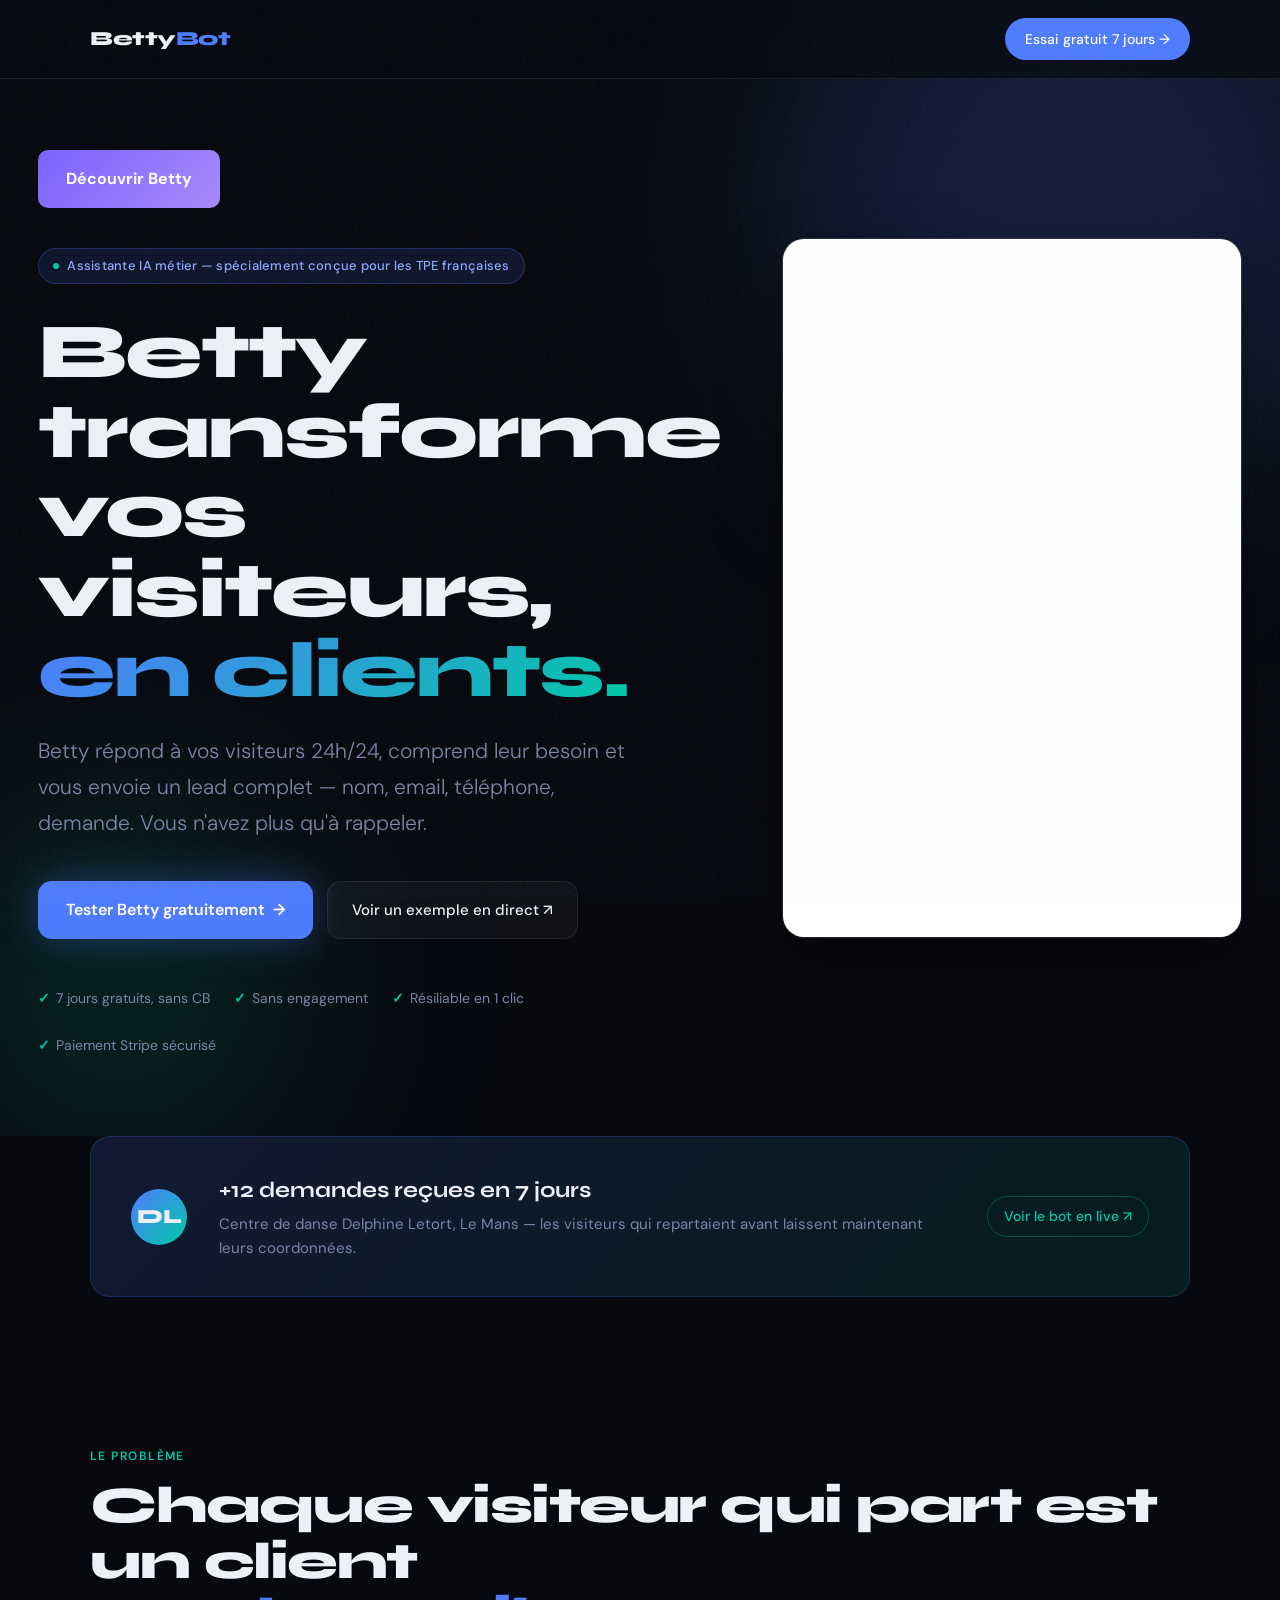
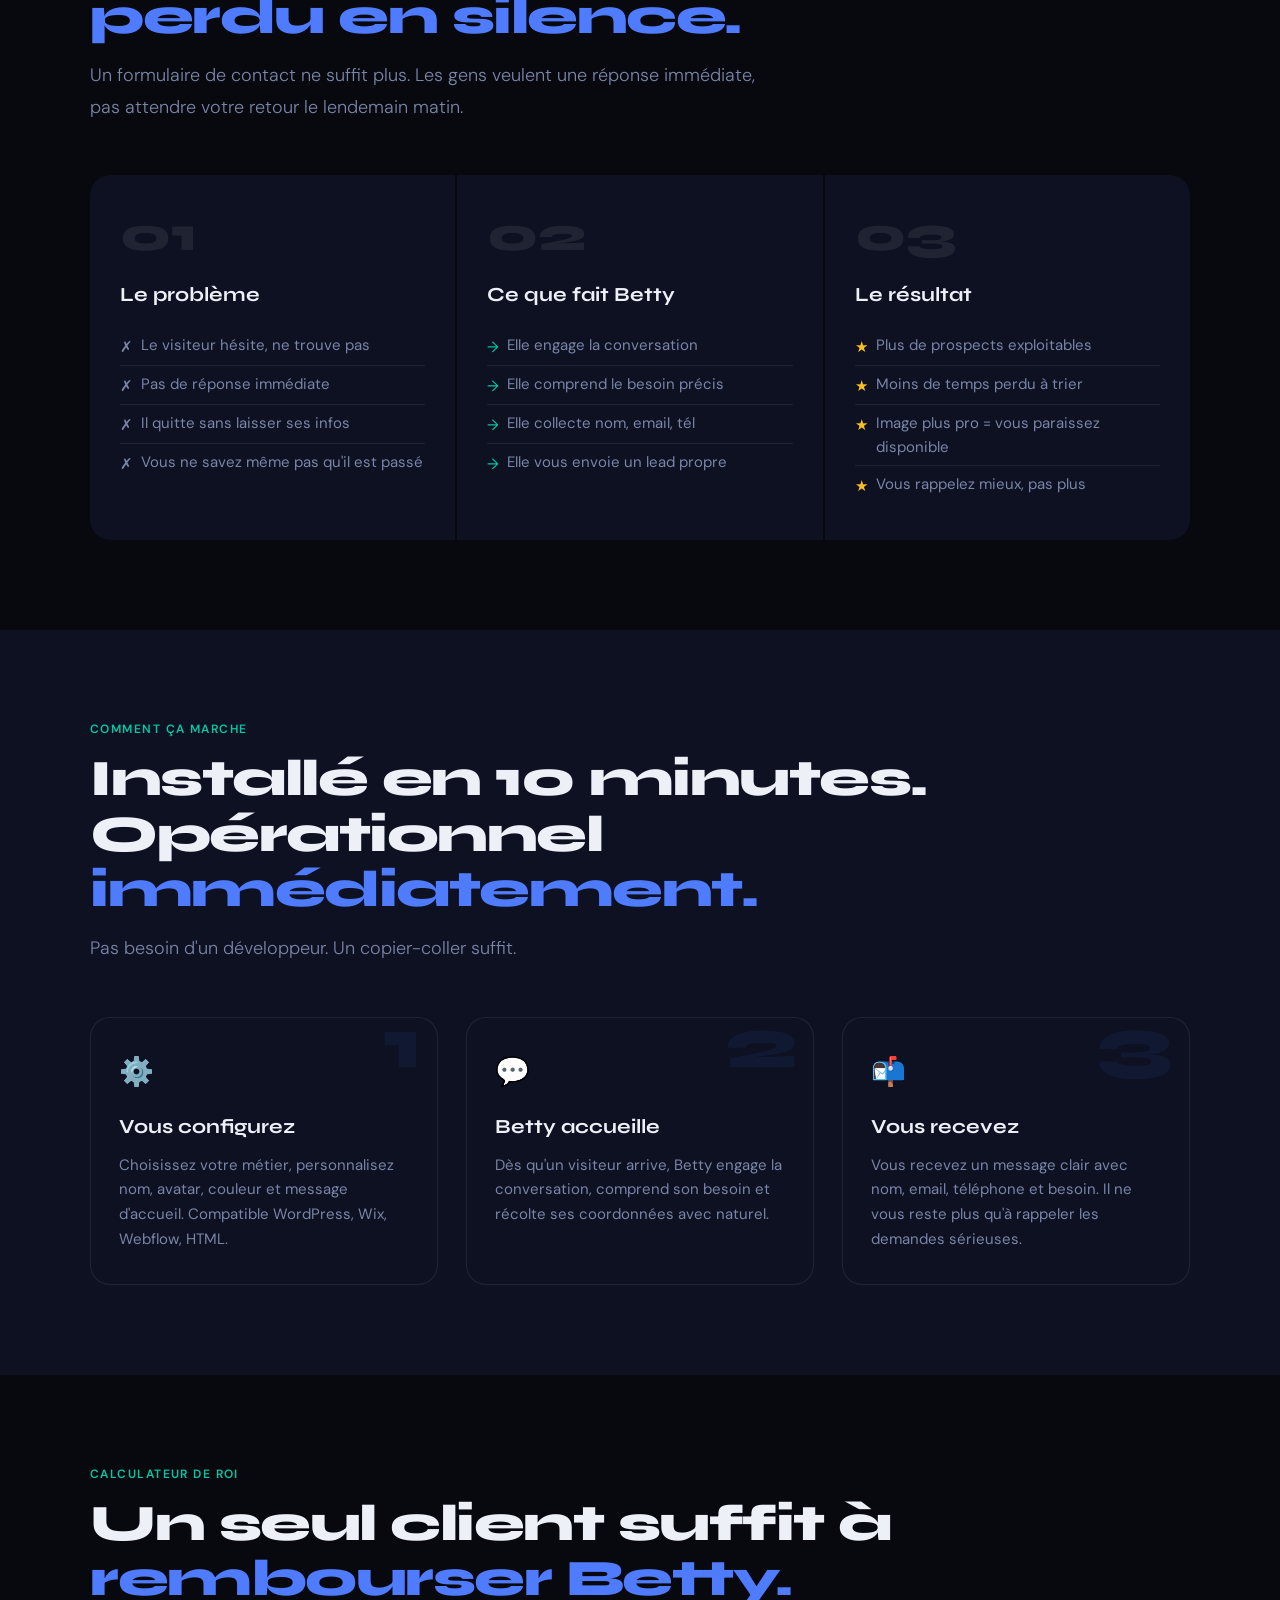
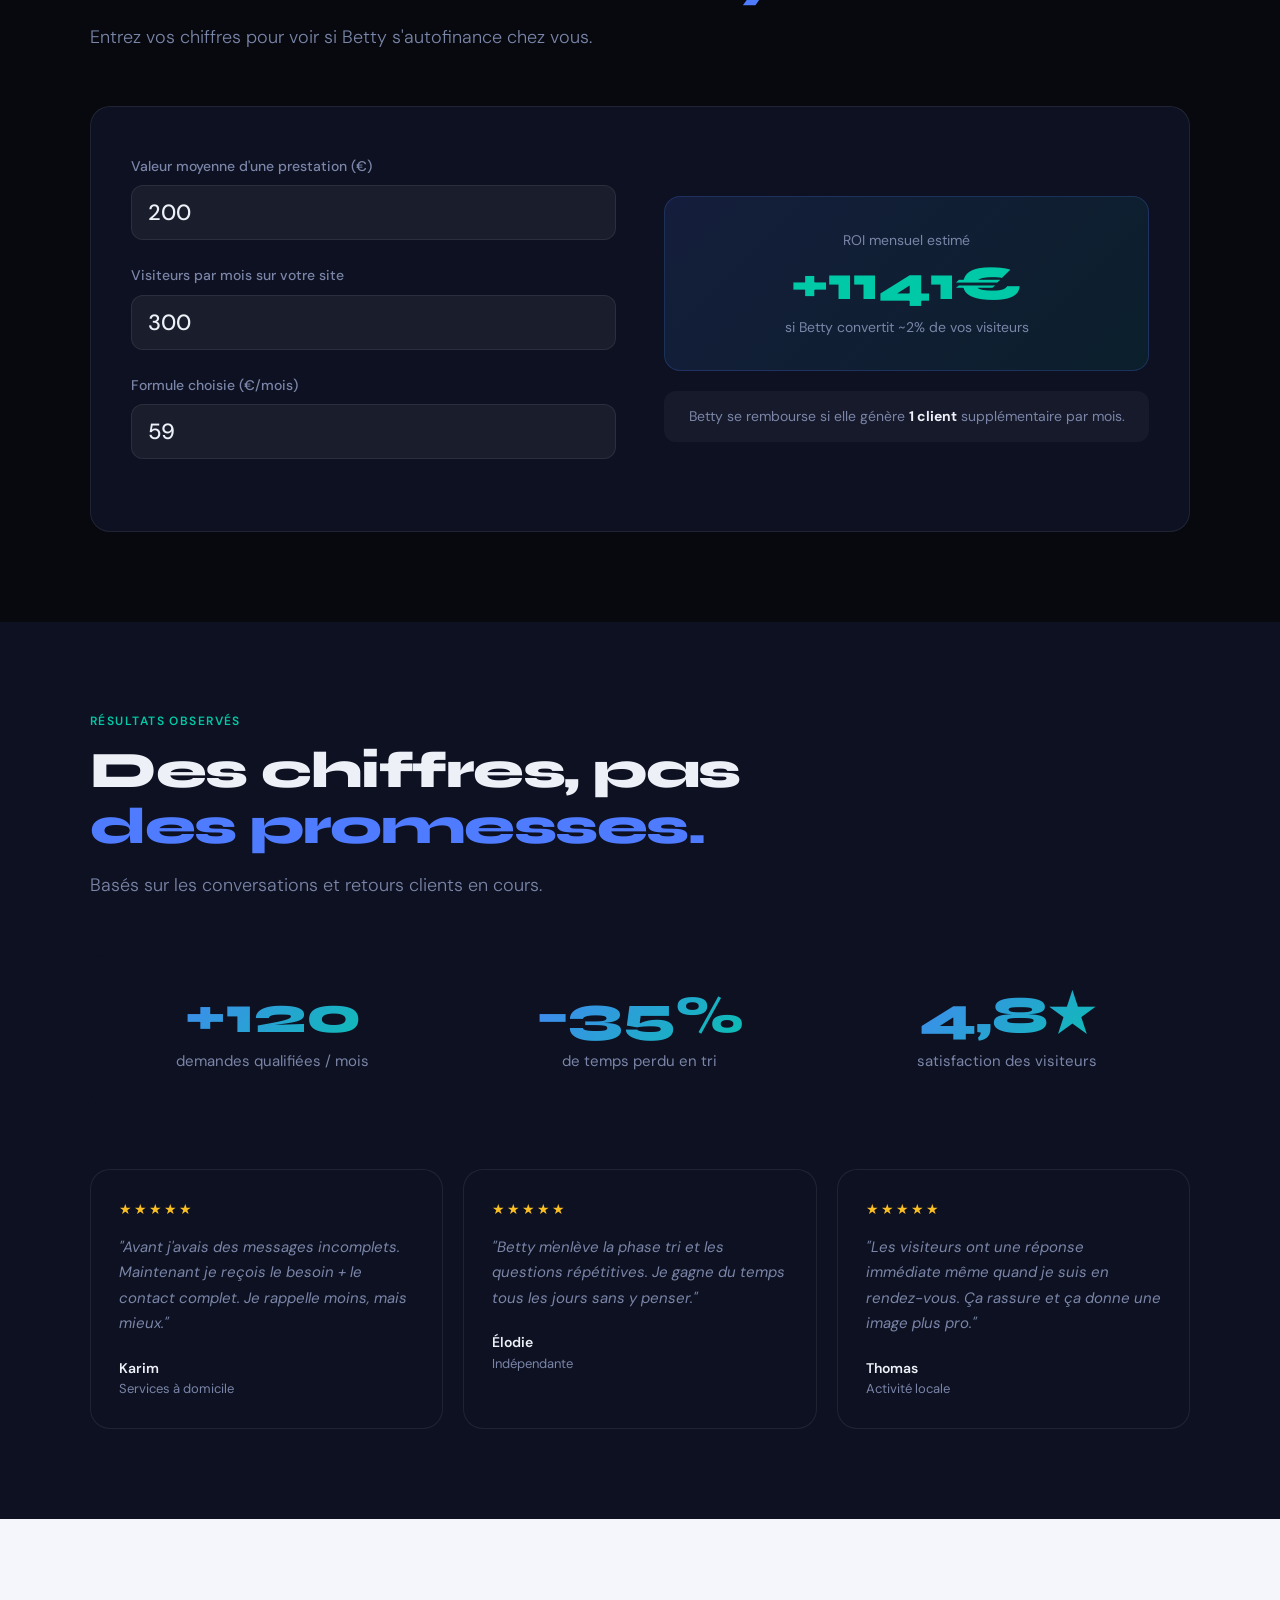
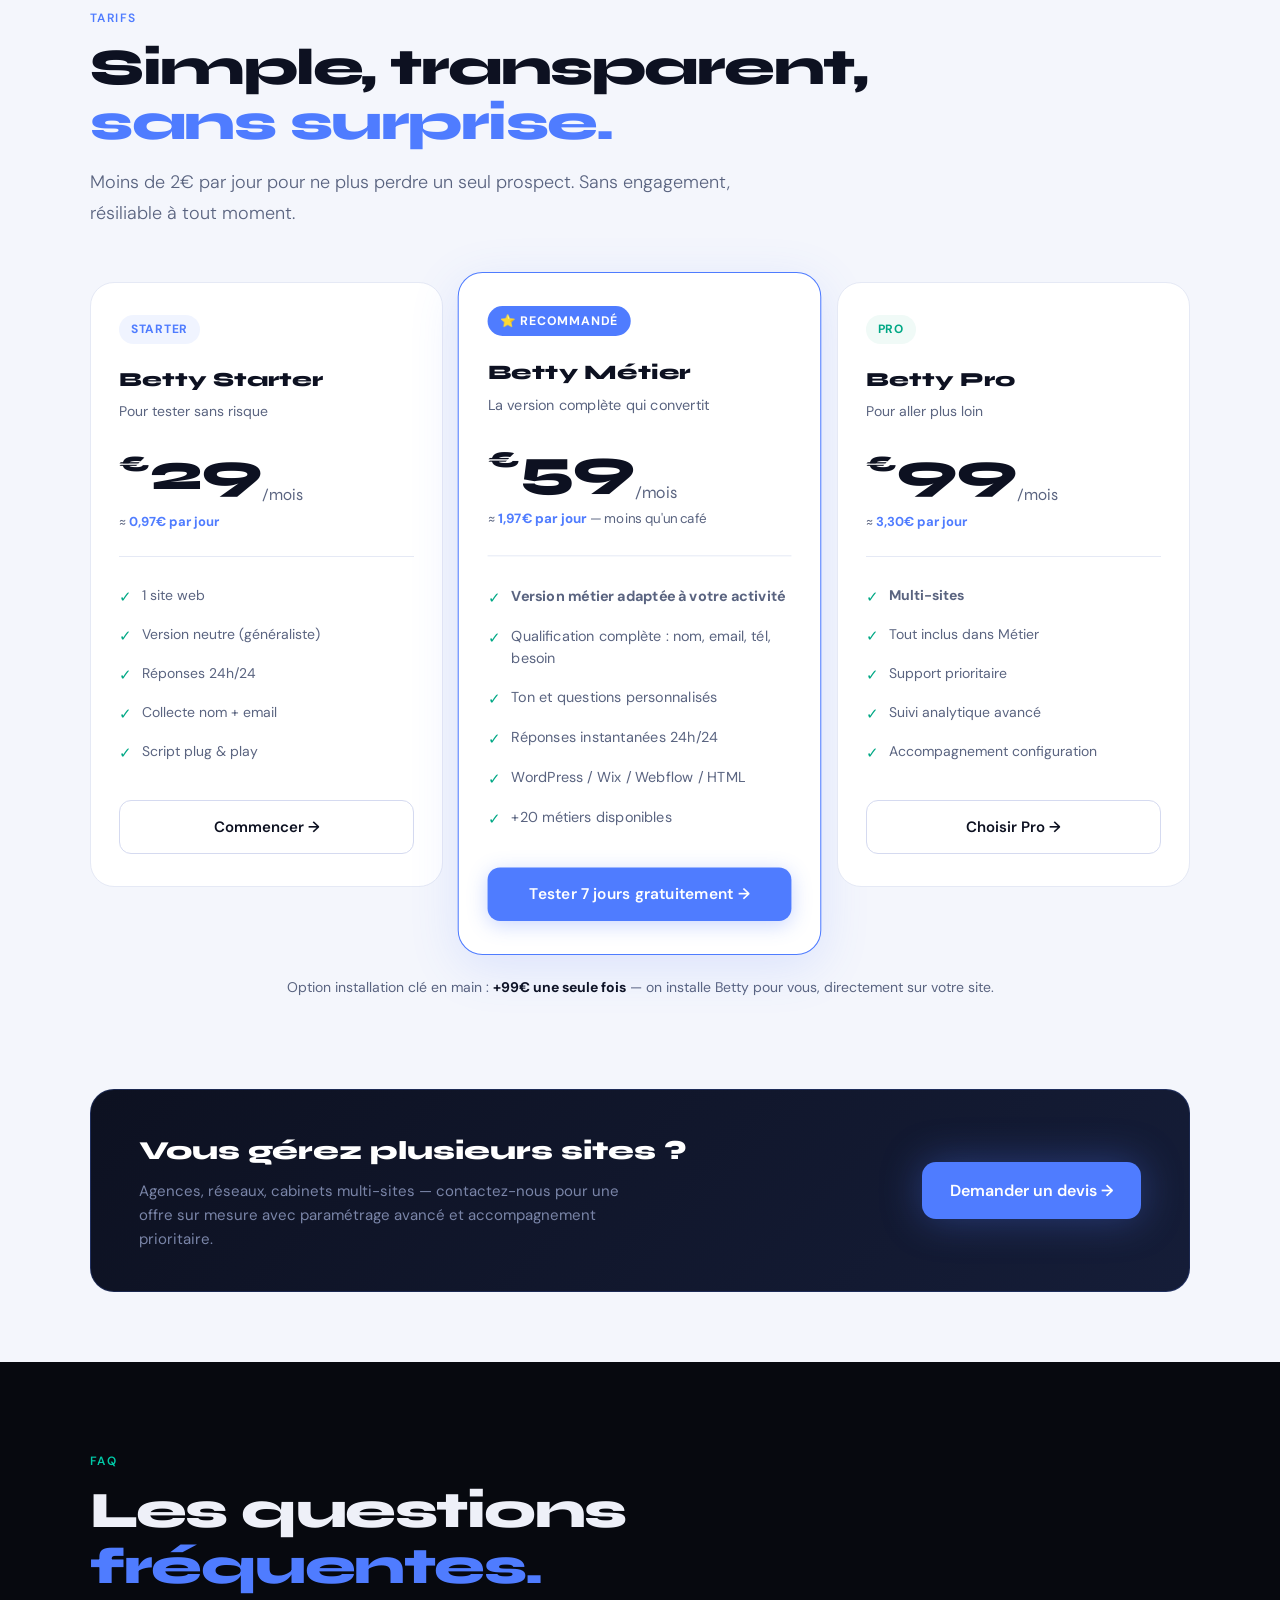
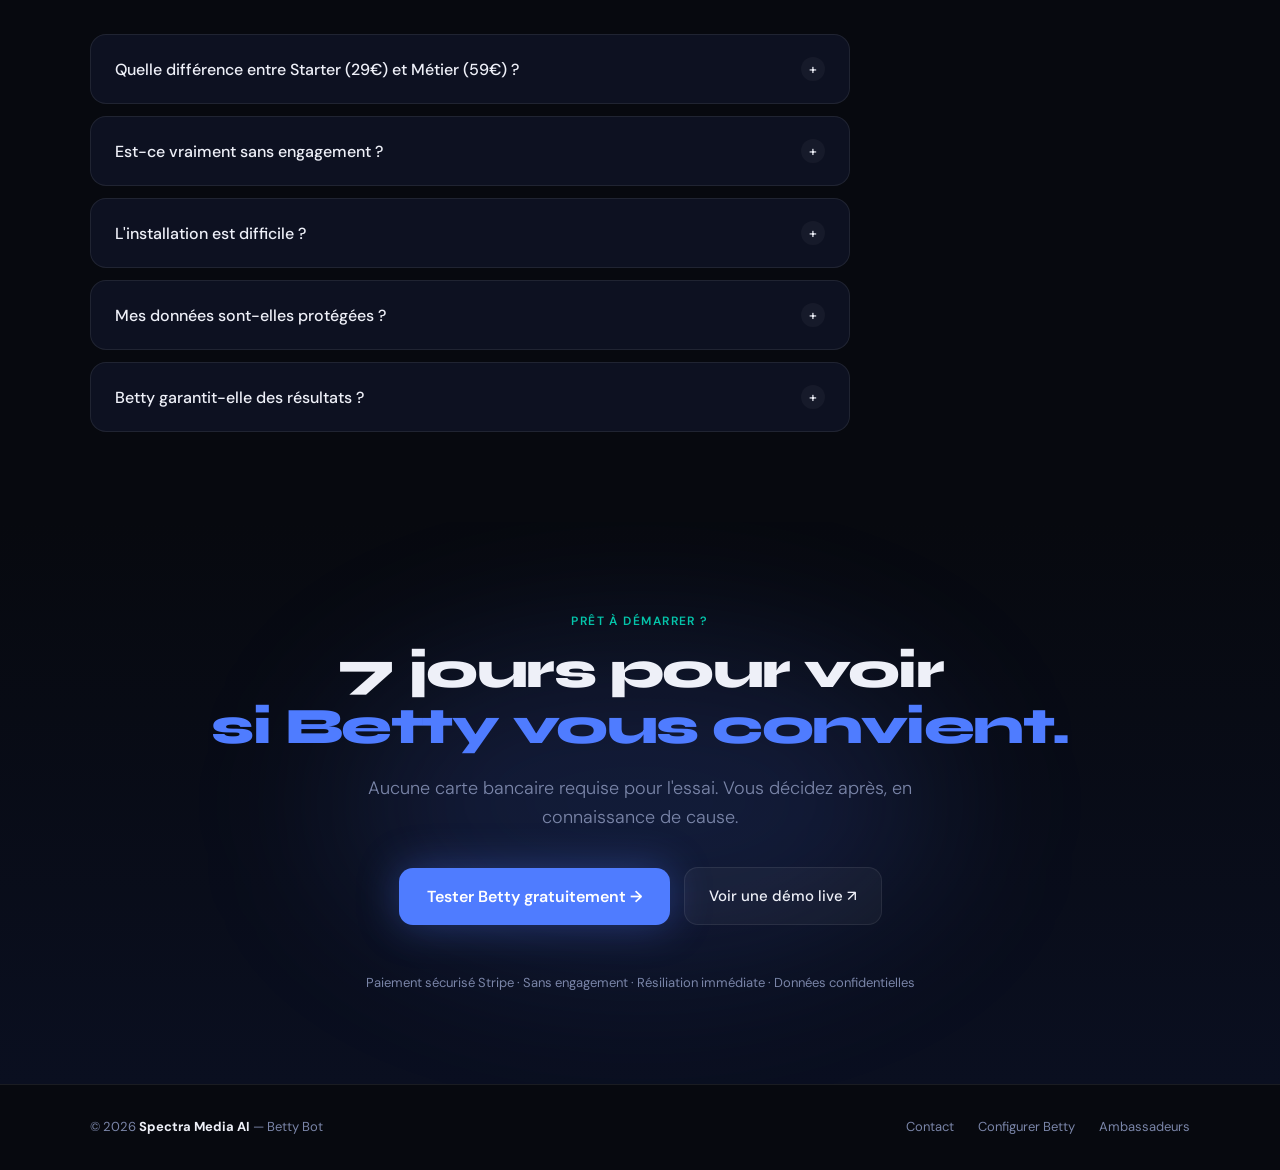
<file: templates/index.html>
<!doctype html>
<html lang="fr">
<head>
  <meta charset="utf-8">
  <title>Chatbot pour site web – Convertissez vos visiteurs en clients | BettyBot</title>
  <meta name="description" content="Installez un chatbot sur votre site web et transformez vos visiteurs en clients. Essayez Betty gratuitement.">
  <link rel="canonical" href="https://mybetty.online/chatbot-site-web">
  <meta name="google-site-verification" content="7IynQLzF373Fu0uWDFPP8IqbM2Z4XBrr5IAAyBIdmRI" />
  <meta name="viewport" content="width=device-width, initial-scale=1">
  <title>Betty Bot — Transformez vos visiteurs en clients | Spectra Media AI</title>
  <meta name="description" content="Betty répond à vos visiteurs 24h/24, qualifie leurs demandes et vous envoie des prospects prêts à convertir. Essai gratuit 7 jours.">
  <link rel="preconnect" href="https://fonts.googleapis.com">
  <link rel="preconnect" href="https://fonts.gstatic.com" crossorigin>
  <link href="https://fonts.googleapis.com/css2?family=Syne:wght@400;600;700;800&family=DM+Sans:ital,wght@0,300;0,400;0,500;1,300&display=swap" rel="stylesheet">
  
  <style>
    :root {
      --bg: #07090f;
      --bg2: #0d1121;
      --surface: rgba(255,255,255,0.04);
      --border: rgba(255,255,255,0.08);
      --accent: #4f7cff;
      --accent2: #00c9a7;
      --text: #eef0f8;
      --muted: #7a85a8;
      --light-bg: #f4f6fc;
      --light-text: #0d1121;
      --light-muted: #5a6480;
      --radius: 20px;
    }
       .hero-content {
         max-width: 600px;
        }
    *, *::before, *::after { box-sizing: border-box; margin: 0; padding: 0; }

    html { scroll-behavior: smooth; }

    body {
      font-family: 'DM Sans', sans-serif;
      background: var(--bg);
      color: var(--text);
      line-height: 1.6;
      overflow-x: hidden;
    }

    a { text-decoration: none; color: inherit; }

    /* ── NOISE OVERLAY ── */
    body::before {
      content: '';
      position: fixed;
      inset: 0;
      background-image: url("data:image/svg+xml,%3Csvg viewBox='0 0 256 256' xmlns='http://www.w3.org/2000/svg'%3E%3Cfilter id='n'%3E%3CfeTurbulence type='fractalNoise' baseFrequency='0.9' numOctaves='4' stitchTiles='stitch'/%3E%3C/filter%3E%3Crect width='100%25' height='100%25' filter='url(%23n)' opacity='1'/%3E%3C/svg%3E");
      opacity: 0.025;
      pointer-events: none;
      z-index: 1000;
    }

    /* ── NAV ── */
    nav {
      position: fixed;
      top: 0; left: 0; right: 0;
      z-index: 100;
      padding: 18px 0;
      backdrop-filter: blur(16px);
      -webkit-backdrop-filter: blur(16px);
      background: rgba(7,9,15,0.7);
      border-bottom: 1px solid var(--border);
    }
    .nav-inner {
      width: min(1100px, 92%);
      margin: auto;
      display: flex;
      align-items: center;
      justify-content: space-between;
    }
    .logo {
      font-family: 'Syne', sans-serif;
      font-weight: 800;
      font-size: 20px;
      letter-spacing: -0.5px;
    }
    .logo span { color: var(--accent); }
    .nav-cta {
      background: var(--accent);
      color: #fff;
      padding: 10px 20px;
      border-radius: 999px;
      font-weight: 500;
      font-size: 14px;
      transition: opacity 0.2s, transform 0.2s;
    }
    .nav-cta:hover { opacity: 0.88; transform: translateY(-1px); }

    /* ── LAYOUT ── */
    .container {
      width: min(1100px, 92%);
      margin: auto;
    }

    /* ── HERO ── */
    .hero {
      min-height: 100vh;
      display: flex;
      align-items: center;
      padding: 120px 0 80px;
      position: relative;
      overflow: hidden;
    }

    .hero-glow {
      position: absolute;
      border-radius: 50%;
      filter: blur(100px);
      pointer-events: none;
    }
    .glow-1 {
      width: 600px; height: 600px;
      background: rgba(79,124,255,0.18);
      top: -100px; right: -100px;
    }
    .glow-2 {
      width: 400px; height: 400px;
      background: rgba(0,201,167,0.12);
      bottom: -50px; left: -80px;
    }

    .hero-content { position: relative; z-index: 2; }

    .eyebrow {
      display: inline-flex;
      align-items: center;
      gap: 8px;
      padding: 7px 14px;
      border-radius: 999px;
      background: rgba(79,124,255,0.12);
      border: 1px solid rgba(79,124,255,0.25);
      font-size: 13px;
      font-weight: 500;
      color: #8fa8ff;
      margin-bottom: 28px;
      letter-spacing: 0.02em;
    }
    .eyebrow::before {
      content: '';
      width: 6px; height: 6px;
      border-radius: 50%;
      background: var(--accent2);
      animation: pulse 2s infinite;
    }
    @keyframes pulse {
      0%, 100% { opacity: 1; transform: scale(1); }
      50% { opacity: 0.4; transform: scale(0.8); }
    }

    h1 {
      font-family: 'Syne', sans-serif;
      font-size: clamp(40px, 6.5vw, 78px);
      font-weight: 800;
      line-height: 1.02;
      letter-spacing: -2px;
      margin-bottom: 24px;
      max-width: 860px;
    }
    h1 em {
      font-style: normal;
      background: linear-gradient(135deg, var(--accent), var(--accent2));
      -webkit-background-clip: text;
      -webkit-text-fill-color: transparent;
      background-clip: text;
    }

    .hero-sub {
      font-size: clamp(17px, 2vw, 21px);
      color: var(--muted);
      max-width: 640px;
      margin-bottom: 40px;
      font-weight: 300;
      line-height: 1.7;
    }

    .cta-row {
      display: flex;
      gap: 14px;
      flex-wrap: wrap;
      align-items: center;
      margin-bottom: 48px;
    }

    .btn-primary {
      display: inline-flex;
      align-items: center;
      gap: 8px;
      background: var(--accent);
      color: #fff;
      padding: 16px 28px;
      border-radius: 14px;
      font-weight: 600;
      font-size: 16px;
      transition: transform 0.2s, box-shadow 0.2s;
      box-shadow: 0 0 40px rgba(79,124,255,0.35);
    }
    .btn-primary:hover {
      transform: translateY(-2px);
      box-shadow: 0 0 60px rgba(79,124,255,0.5);
    }

    .btn-ghost {
      display: inline-flex;
      align-items: center;
      gap: 8px;
      background: var(--surface);
      border: 1px solid var(--border);
      color: var(--text);
      padding: 16px 24px;
      border-radius: 14px;
      font-weight: 500;
      font-size: 15px;
      transition: background 0.2s, border-color 0.2s;
    }
    .btn-ghost:hover {
      background: rgba(255,255,255,0.08);
      border-color: rgba(255,255,255,0.15);
    }

    .trust-row {
      display: flex;
      align-items: center;
      gap: 24px;
      flex-wrap: wrap;
      font-size: 14px;
      color: var(--muted);
    }
    .trust-item {
      display: flex;
      align-items: center;
      gap: 6px;
    }
    .trust-item::before {
      content: '✓';
      color: var(--accent2);
      font-weight: 700;
    }

    /* ── SECTION GENERIC ── */
    section { padding: 90px 0; }

    h2 {
      font-family: 'Syne', sans-serif;
      font-size: clamp(30px, 4vw, 52px);
      font-weight: 800;
      letter-spacing: -1.5px;
      line-height: 1.08;
      margin-bottom: 16px;
    }
    h2 em {
      font-style: normal;
      color: var(--accent);
    }

    .section-label {
      font-size: 12px;
      font-weight: 600;
      letter-spacing: 0.12em;
      text-transform: uppercase;
      color: var(--accent2);
      margin-bottom: 12px;
    }

    .lead {
      font-size: 18px;
      color: var(--muted);
      max-width: 680px;
      margin-bottom: 52px;
      font-weight: 300;
      line-height: 1.75;
    }

    /* ── PROOF BANNER ── */
    .proof-banner {
      background: linear-gradient(135deg, rgba(79,124,255,0.15), rgba(0,201,167,0.1));
      border: 1px solid rgba(79,124,255,0.2);
      border-radius: var(--radius);
      padding: 36px 40px;
      display: flex;
      align-items: center;
      gap: 32px;
      flex-wrap: wrap;
    }
    .proof-avatar {
      width: 56px; height: 56px;
      border-radius: 50%;
      background: linear-gradient(135deg, var(--accent), var(--accent2));
      display: flex;
      align-items: center;
      justify-content: center;
      font-family: 'Syne', sans-serif;
      font-weight: 800;
      font-size: 20px;
      flex-shrink: 0;
    }
    .proof-text { flex: 1; min-width: 200px; }
    .proof-text strong {
      font-family: 'Syne', sans-serif;
      font-size: 22px;
      font-weight: 700;
      display: block;
      margin-bottom: 4px;
    }
    .proof-text p { color: var(--muted); font-size: 15px; }
    .proof-link {
      color: var(--accent2);
      font-size: 14px;
      font-weight: 500;
      border: 1px solid rgba(0,201,167,0.3);
      padding: 8px 16px;
      border-radius: 999px;
      transition: background 0.2s;
      white-space: nowrap;
    }
    .proof-link:hover { background: rgba(0,201,167,0.1); }

    /* ── PROBLEM / SOLUTION GRID ── */
    .psol-grid {
      display: grid;
      grid-template-columns: 1fr 1fr 1fr;
      gap: 2px;
      border-radius: var(--radius);
      overflow: hidden;
    }
    .psol-card {
      background: var(--bg2);
      padding: 36px 30px;
      position: relative;
    }
    .psol-card:first-child { border-radius: var(--radius) 0 0 var(--radius); }
    .psol-card:last-child { border-radius: 0 var(--radius) var(--radius) 0; }
    .psol-num {
      font-family: 'Syne', sans-serif;
      font-size: 48px;
      font-weight: 800;
      color: var(--border);
      line-height: 1;
      margin-bottom: 20px;
    }
    .psol-card h3 {
      font-family: 'Syne', sans-serif;
      font-size: 20px;
      font-weight: 700;
      margin-bottom: 16px;
    }
    .psol-card ul {
      list-style: none;
    }
    .psol-card ul li {
      font-size: 15px;
      color: var(--muted);
      padding: 6px 0;
      border-bottom: 1px solid var(--border);
      display: flex;
      align-items: flex-start;
      gap: 8px;
    }
    .psol-card ul li:last-child { border: none; }
    .psol-card ul li .ic { flex-shrink: 0; margin-top: 2px; }

    /* ── HOW IT WORKS ── */
    .steps {
      display: grid;
      grid-template-columns: repeat(3, 1fr);
      gap: 28px;
    }
    .step {
      background: var(--bg2);
      border: 1px solid var(--border);
      border-radius: var(--radius);
      padding: 32px 28px;
      position: relative;
      overflow: hidden;
      transition: border-color 0.3s, transform 0.3s;
    }
    .step:hover {
      border-color: rgba(79,124,255,0.3);
      transform: translateY(-4px);
    }
    .step-n {
      font-family: 'Syne', sans-serif;
      font-size: 72px;
      font-weight: 800;
      color: rgba(79,124,255,0.08);
      position: absolute;
      top: -10px; right: 16px;
      line-height: 1;
    }
    .step-icon {
      font-size: 28px;
      margin-bottom: 16px;
    }
    .step h3 {
      font-family: 'Syne', sans-serif;
      font-size: 20px;
      font-weight: 700;
      margin-bottom: 10px;
    }
    .step p { font-size: 15px; color: var(--muted); line-height: 1.65; }

    /* ── STATS ── */
    .stats-row {
      display: grid;
      grid-template-columns: repeat(3, 1fr);
      gap: 2px;
      border-radius: var(--radius);
      overflow: hidden;
      margin-bottom: 60px;
    }
    .stat {
      background: var(--bg2);
      padding: 36px 32px;
      text-align: center;
    }
    .stat-val {
      font-family: 'Syne', sans-serif;
      font-size: 52px;
      font-weight: 800;
      background: linear-gradient(135deg, var(--accent), var(--accent2));
      -webkit-background-clip: text;
      -webkit-text-fill-color: transparent;
      background-clip: text;
      line-height: 1;
      margin-bottom: 8px;
    }
    .stat-label { color: var(--muted); font-size: 15px; }

    /* ── TESTIMONIALS ── */
    .testimonials {
      display: grid;
      grid-template-columns: repeat(3, 1fr);
      gap: 20px;
    }
    .testi {
      background: var(--bg2);
      border: 1px solid var(--border);
      border-radius: var(--radius);
      padding: 28px;
      transition: border-color 0.3s;
    }
    .testi:hover { border-color: rgba(79,124,255,0.25); }
    .stars { color: #fbbf24; font-size: 14px; margin-bottom: 14px; letter-spacing: 2px; }
    .testi-text {
      font-size: 15px;
      color: var(--muted);
      line-height: 1.7;
      margin-bottom: 20px;
      font-style: italic;
    }
    .testi-author {
      font-weight: 600;
      font-size: 14px;
      color: var(--text);
    }
    .testi-role { font-size: 13px; color: var(--muted); }

    /* ── ROI CALCULATOR ── */
    .roi-box {
      background: var(--bg2);
      border: 1px solid var(--border);
      border-radius: var(--radius);
      padding: 48px 40px;
    }
    .roi-grid {
      display: grid;
      grid-template-columns: 1fr 1fr;
      gap: 48px;
      align-items: center;
    }
    .roi-label { font-size: 14px; color: var(--muted); margin-bottom: 8px; font-weight: 500; }
    .roi-input-row { margin-bottom: 24px; }
    .roi-input {
      width: 100%;
      background: rgba(255,255,255,0.05);
      border: 1px solid var(--border);
      border-radius: 12px;
      color: var(--text);
      font-family: 'DM Sans', sans-serif;
      font-size: 22px;
      font-weight: 500;
      padding: 12px 16px;
      outline: none;
      transition: border-color 0.2s;
    }
    .roi-input:focus { border-color: var(--accent); }
    .roi-result {
      background: linear-gradient(135deg, rgba(79,124,255,0.12), rgba(0,201,167,0.08));
      border: 1px solid rgba(79,124,255,0.2);
      border-radius: 16px;
      padding: 32px;
      text-align: center;
    }
    .roi-result-label { font-size: 14px; color: var(--muted); margin-bottom: 8px; }
    .roi-result-val {
      font-family: 'Syne', sans-serif;
      font-size: 48px;
      font-weight: 800;
      color: var(--accent2);
      line-height: 1;
      margin-bottom: 8px;
    }
    .roi-result-sub { font-size: 14px; color: var(--muted); }
    .roi-breakeven {
      margin-top: 20px;
      padding: 14px 20px;
      background: rgba(255,255,255,0.04);
      border-radius: 12px;
      font-size: 14px;
      color: var(--muted);
      text-align: center;
    }
    .roi-breakeven strong { color: var(--text); }

    .hero-layout{
      position: relative;
      z-index: 2;
      width: min(1280px, 94%);
      margin: 0 auto;
      display: grid;
      grid-template-columns: minmax(0, 1.05fr) minmax(380px, 480px);
      gap: 56px;
      align-items: center;
    }

    .hero-demo{
      display: flex;
      justify-content: flex-end;
      align-items: center;
    }

    .hero-betty-frame{
      width: 100%;
      max-width: 460px;
      height: 700px;
      border-radius: 22px;
      overflow: hidden;
      background: rgba(255,255,255,0.04);
      border: 1px solid rgba(255,255,255,0.08);
      box-shadow: 0 20px 60px rgba(0,0,0,0.35);
    }

    .hero-betty-frame iframe{
      width: 100%;
      height: 100%;
      border: 0;
      display: block;
      background: #fff;
    }

    @media (max-width: 1100px){
    .hero-layout{
      grid-template-columns: 1fr;
      gap: 36px;
    }

    .hero-demo{
      justify-content: center;
    }

    .hero-betty-frame{
      max-width: 420px;
      height: 620px;
    }
  }
    
    /* ── PRICING ── */
    .pricing-wrap {
      background: var(--light-bg);
      color: var(--light-text);
    }
    .pricing-wrap h2, .pricing-wrap .section-label { color: var(--light-text); }
    .pricing-wrap .section-label { color: #4f7cff; }
    .pricing-wrap .lead { color: var(--light-muted); }

    .pricing-grid {
      display: grid;
      grid-template-columns: repeat(3, 1fr);
      gap: 20px;
      align-items: start;
    }
    .price-card {
      background: #fff;
      border: 1.5px solid #e5e9f5;
      border-radius: 24px;
      padding: 32px 28px;
      position: relative;
      transition: transform 0.3s, box-shadow 0.3s;
    }
    .price-card:hover {
      transform: translateY(-6px);
      box-shadow: 0 24px 60px rgba(79,124,255,0.1);
    }
    .price-card.featured {
      border-color: var(--accent);
      box-shadow: 0 12px 48px rgba(79,124,255,0.15);
      transform: scale(1.03);
    }
    .price-card.featured:hover { transform: scale(1.03) translateY(-4px); }

    .plan-badge {
      display: inline-block;
      padding: 5px 12px;
      border-radius: 999px;
      font-size: 12px;
      font-weight: 700;
      letter-spacing: 0.06em;
      text-transform: uppercase;
      margin-bottom: 20px;
    }
    .badge-starter { background: #f0f4ff; color: #4f7cff; }
    .badge-metier { background: #4f7cff; color: #fff; }
    .badge-pro { background: #f0faf7; color: #00a885; }

    .plan-name {
      font-family: 'Syne', sans-serif;
      font-size: 20px;
      font-weight: 800;
      color: var(--light-text);
      margin-bottom: 4px;
    }
    .plan-tagline { font-size: 14px; color: var(--light-muted); margin-bottom: 24px; }

    .plan-price-block { margin-bottom: 8px; }
    .plan-price {
      font-family: 'Syne', sans-serif;
      font-size: 52px;
      font-weight: 800;
      color: var(--light-text);
      line-height: 1;
    }
    .plan-price sup { font-size: 22px; vertical-align: super; }
    .plan-price sub { font-size: 16px; font-weight: 400; color: var(--light-muted); }
    .plan-per-day { font-size: 13px; color: var(--light-muted); margin-bottom: 24px; }
    .plan-per-day strong { color: var(--accent); }

    .plan-divider {
      height: 1px;
      background: #e5e9f5;
      margin: 20px 0;
    }

    .plan-features { list-style: none; margin-bottom: 28px; }
    .plan-features li {
      font-size: 14px;
      color: var(--light-muted);
      padding: 7px 0;
      display: flex;
      align-items: flex-start;
      gap: 10px;
    }
    .plan-features li .check { color: #00a885; flex-shrink: 0; font-size: 15px; margin-top: 1px; }

    .plan-cta {
      display: block;
      text-align: center;
      padding: 14px;
      border-radius: 12px;
      font-weight: 600;
      font-size: 15px;
      transition: all 0.2s;
    }
    .cta-filled {
      background: var(--accent);
      color: #fff;
      box-shadow: 0 4px 20px rgba(79,124,255,0.3);
    }
    .cta-filled:hover { opacity: 0.9; transform: translateY(-1px); }
    .cta-outline {
      background: transparent;
      border: 1.5px solid #d5daf0;
      color: var(--light-text);
    }
    .cta-outline:hover { border-color: var(--accent); color: var(--accent); }

    .pricing-note {
      margin-top: 32px;
      text-align: center;
      font-size: 14px;
      color: var(--light-muted);
    }
    .pricing-note strong { color: var(--light-text); }

    /* ── ENTERPRISE ── */
    .enterprise-bar {
      background: var(--light-bg);
      padding: 0 0 70px;
    }
    .enterprise-card {
      background: linear-gradient(135deg, #0d1121, #151d38);
      border: 1px solid rgba(79,124,255,0.2);
      border-radius: 24px;
      padding: 40px 48px;
      display: flex;
      align-items: center;
      justify-content: space-between;
      gap: 32px;
      flex-wrap: wrap;
    }
    .enterprise-card h3 {
      font-family: 'Syne', sans-serif;
      font-size: 26px;
      font-weight: 800;
      margin-bottom: 8px;
      color: #fff;
    }
    .enterprise-card p { font-size: 15px; color: var(--muted); max-width: 500px; }

    /* ── FAQ ── */
    .faq-list { display: grid; gap: 12px; }
    .faq-item {
      background: var(--bg2);
      border: 1px solid var(--border);
      border-radius: 16px;
      overflow: hidden;
    }
    .faq-q {
      width: 100%;
      background: none;
      border: none;
      color: var(--text);
      font-family: 'DM Sans', sans-serif;
      font-size: 16px;
      font-weight: 500;
      padding: 22px 24px;
      text-align: left;
      cursor: pointer;
      display: flex;
      justify-content: space-between;
      align-items: center;
      gap: 16px;
    }
    .faq-q .arrow {
      flex-shrink: 0;
      width: 24px; height: 24px;
      background: var(--surface);
      border-radius: 50%;
      display: flex;
      align-items: center;
      justify-content: center;
      font-size: 14px;
      transition: transform 0.3s;
    }
    .faq-item.open .arrow { transform: rotate(45deg); }
    .faq-a {
      display: none;
      padding: 0 24px 22px;
      font-size: 15px;
      color: var(--muted);
      line-height: 1.7;
    }
    .faq-item.open .faq-a { display: block; }

    /* ── FINAL CTA ── */
    .final-section {
      text-align: center;
      background: linear-gradient(180deg, var(--bg) 0%, #0a0f20 100%);
      position: relative;
      overflow: hidden;
    }
    .final-glow {
      position: absolute;
      width: 600px; height: 300px;
      background: rgba(79,124,255,0.15);
      filter: blur(80px);
      border-radius: 50%;
      top: 50%; left: 50%;
      transform: translate(-50%, -50%);
      pointer-events: none;
    }
    .final-section h2 { position: relative; z-index: 2; }
    .final-section p {
      position: relative; z-index: 2;
      max-width: 560px;
      margin: 0 auto 36px;
      color: var(--muted);
      font-size: 18px;
      font-weight: 300;
    }
    .final-section .cta-row { justify-content: center; position: relative; z-index: 2; }
    .final-trust {
      margin-top: 28px;
      font-size: 13px;
      color: var(--muted);
      position: relative; z-index: 2;
    }

    /* ── FOOTER ── */
    footer {
      padding: 32px 0;
      border-top: 1px solid var(--border);
      display: flex;
    }
    .footer-inner {
      width: min(1100px, 92%);
      margin: auto;
      display: flex;
      align-items: center;
      justify-content: space-between;
      flex-wrap: wrap;
      gap: 16px;
      font-size: 13px;
      color: var(--muted);
    }

    /* ── ANIMATIONS ── */
    @keyframes fadeUp {
      from { opacity: 0; transform: translateY(24px); }
      to   { opacity: 1; transform: translateY(0); }
    }
    .hero-content > * {
      animation: fadeUp 0.6s ease both;
    }
    .hero-content > *:nth-child(1) { animation-delay: 0.05s; }
    .hero-content > *:nth-child(2) { animation-delay: 0.15s; }
    .hero-content > *:nth-child(3) { animation-delay: 0.25s; }
    .hero-content > *:nth-child(4) { animation-delay: 0.35s; }
    .hero-content > *:nth-child(5) { animation-delay: 0.42s; }

    /* ── RESPONSIVE ── */
    @media (max-width: 900px) {
      .psol-grid, .steps, .stats-row, .testimonials, .pricing-grid {
        grid-template-columns: 1fr;
      }
      .psol-card:first-child { border-radius: var(--radius) var(--radius) 0 0; }
      .psol-card:last-child { border-radius: 0 0 var(--radius) var(--radius); }
      .price-card.featured { transform: none; }
      .roi-grid { grid-template-columns: 1fr; }
      .enterprise-card { flex-direction: column; }
      .steps { grid-template-columns: 1fr; }
    }
    @media (max-width: 600px) {
      h1 { letter-spacing: -1px; }
      .hero { padding: 100px 0 60px; }
      .roi-box { padding: 28px 20px; }
      .proof-banner { flex-direction: column; align-items: flex-start; }
    }
  .betty-discover-btn {
  display: inline-block;
  margin-bottom: 40px;
  margin-top: 30px;
  padding: 16px 28px;
  background: linear-gradient(135deg, #7b61ff, #a78bfa);
  color: #fff;
  font-weight: bold;
  border-radius: 10px;
  text-decoration: none;
  animation: pulse 1.6s infinite;
}

@keyframes pulse {
  0% { box-shadow: 0 0 0 0 rgba(123,97,255, 0.7); }
  70% { box-shadow: 0 0 0 18px rgba(123,97,255, 0); }
  100% { box-shadow: 0 0 0 0 rgba(123,97,255, 0); }
}
  </style>
</head>
<body>

  <!-- NAV -->
  <nav>
    <div class="nav-inner">
      <div class="logo">Betty<span>Bot</span></div>
      <a href="#pricing" class="nav-cta">Essai gratuit 7 jours →</a>
    </div>
  </nav>

  <!-- HERO -->
<section class="hero">
  <div class="hero-glow glow-1"></div>
  <div class="hero-glow glow-2"></div>

  <div class="container hero-layout">
    <div class="hero-content">
    <a href="/betty" class="betty-discover-btn">Découvrir Betty</a>
      <div class="eyebrow">Assistante IA métier — spécialement conçue pour les TPE françaises</div>
      <h1>Betty transforme vos visiteurs,<br><em> en clients.</em></h1>
   
      <p class="hero-sub">
        Betty répond à vos visiteurs 24h/24, comprend leur besoin et vous envoie
        un lead complet — nom, email, téléphone, demande. Vous n'avez plus qu'à rappeler.
      </p>

      <div class="cta-row">
        <a href="#pricing" class="btn-primary">
          Tester Betty gratuitement <span>→</span>
        </a>
        <a href="https://www.dansedelphineletort.com/" target="_blank" class="btn-ghost">
          Voir un exemple en direct ↗
        </a>
      </div>

      <div class="trust-row">
        <div class="trust-item">7 jours gratuits, sans CB</div>
        <div class="trust-item">Sans engagement</div>
        <div class="trust-item">Résiliable en 1 clic</div>
        <div class="trust-item">Paiement Stripe sécurisé</div>
      </div>
    </div>

    <div class="hero-demo">
      <div class="hero-betty-frame">
        <iframe
          src="https://www.spectramedia.online/chat?public_id=betty-spectra-core&embed=1"
          title="Betty"
          loading="lazy"
          referrerpolicy="no-referrer-when-downgrade"
          allow="clipboard-read; clipboard-write; microphone; autoplay">
        </iframe>
      </div>
    </div>
  </div>
</section>

  <!-- PROOF BANNER -->
  <section style="padding: 0 0 60px;">
    <div class="container">
      <div class="proof-banner">
        <div class="proof-avatar">DL</div>
        <div class="proof-text">
          <strong>+12 demandes reçues en 7 jours</strong>
          <p>Centre de danse Delphine Letort, Le Mans — les visiteurs qui repartaient avant laissent maintenant leurs coordonnées.</p>
        </div>
        <a href="https://www.dansedelphineletort.com/" target="_blank" class="proof-link">Voir le bot en live ↗</a>
      </div>
    </div>
  </section>

  <!-- PROBLEM → SOLUTION -->
  <section>
    <div class="container">
      <div class="section-label">Le problème</div>
      <h2>Chaque visiteur qui part est un client<br><em>perdu en silence.</em></h2>
      <p class="lead">Un formulaire de contact ne suffit plus. Les gens veulent une réponse immédiate, pas attendre votre retour le lendemain matin.</p>

      <div class="psol-grid">
        <div class="psol-card">
          <div class="psol-num">01</div>
          <h3>Le problème</h3>
          <ul>
            <li><span class="ic">✗</span> Le visiteur hésite, ne trouve pas</li>
            <li><span class="ic">✗</span> Pas de réponse immédiate</li>
            <li><span class="ic">✗</span> Il quitte sans laisser ses infos</li>
            <li><span class="ic">✗</span> Vous ne savez même pas qu'il est passé</li>
          </ul>
        </div>
        <div class="psol-card">
          <div class="psol-num">02</div>
          <h3>Ce que fait Betty</h3>
          <ul>
            <li><span class="ic" style="color: var(--accent2);">→</span> Elle engage la conversation</li>
            <li><span class="ic" style="color: var(--accent2);">→</span> Elle comprend le besoin précis</li>
            <li><span class="ic" style="color: var(--accent2);">→</span> Elle collecte nom, email, tél</li>
            <li><span class="ic" style="color: var(--accent2);">→</span> Elle vous envoie un lead propre</li>
          </ul>
        </div>
        <div class="psol-card">
          <div class="psol-num">03</div>
          <h3>Le résultat</h3>
          <ul>
            <li><span class="ic" style="color: #fbbf24;">★</span> Plus de prospects exploitables</li>
            <li><span class="ic" style="color: #fbbf24;">★</span> Moins de temps perdu à trier</li>
            <li><span class="ic" style="color: #fbbf24;">★</span> Image plus pro = vous paraissez disponible</li>
            <li><span class="ic" style="color: #fbbf24;">★</span> Vous rappelez mieux, pas plus</li>
          </ul>
        </div>
      </div>
    </div>
  </section>

  <!-- HOW IT WORKS -->
  <section style="background: var(--bg2); padding: 90px 0;">
    <div class="container">
      <div class="section-label">Comment ça marche</div>
      <h2>Installé en 10 minutes.<br>Opérationnel <em>immédiatement.</em></h2>
      <p class="lead">Pas besoin d'un développeur. Un copier-coller suffit.</p>

      <div class="steps">
        <div class="step">
          <div class="step-n">1</div>
          <div class="step-icon">⚙️</div>
          <h3>Vous configurez</h3>
          <p>Choisissez votre métier, personnalisez nom, avatar, couleur et message d'accueil. Compatible WordPress, Wix, Webflow, HTML.</p>
        </div>
        <div class="step">
          <div class="step-n">2</div>
          <div class="step-icon">💬</div>
          <h3>Betty accueille</h3>
          <p>Dès qu'un visiteur arrive, Betty engage la conversation, comprend son besoin et récolte ses coordonnées avec naturel.</p>
        </div>
        <div class="step">
          <div class="step-n">3</div>
          <div class="step-icon">📬</div>
          <h3>Vous recevez</h3>
          <p>Vous recevez un message clair avec nom, email, téléphone et besoin. Il ne vous reste plus qu'à rappeler les demandes sérieuses.</p>
        </div>
      </div>
    </div>
  </section>

  <!-- ROI CALCULATOR -->
  <section>
    <div class="container">
      <div class="section-label">Calculateur de ROI</div>
      <h2>Un seul client suffit à<br><em>rembourser Betty.</em></h2>
      <p class="lead">Entrez vos chiffres pour voir si Betty s'autofinance chez vous.</p>

      <div class="roi-box">
        <div class="roi-grid">
          <div>
            <div class="roi-input-row">
              <div class="roi-label">Valeur moyenne d'une prestation (€)</div>
              <input class="roi-input" type="number" id="prestation" value="200" min="1">
            </div>
            <div class="roi-input-row">
              <div class="roi-label">Visiteurs par mois sur votre site</div>
              <input class="roi-input" type="number" id="visiteurs" value="300" min="1">
            </div>
            <div class="roi-input-row">
              <div class="roi-label">Formule choisie (€/mois)</div>
              <input class="roi-input" type="number" id="plan" value="59" min="29">
            </div>
          </div>
          <div>
            <div class="roi-result">
              <div class="roi-result-label">ROI mensuel estimé</div>
              <div class="roi-result-val" id="roi-val">+341€</div>
              <div class="roi-result-sub">si Betty convertit ~2% de vos visiteurs</div>
            </div>
            <div class="roi-breakeven">
              Betty se rembourse si elle génère <strong id="breakeven-val">1 client</strong> supplémentaire par mois.
            </div>
          </div>
        </div>
      </div>
    </div>
  </section>

  <!-- STATS -->
  <section style="background: var(--bg2); padding: 90px 0;">
    <div class="container">
      <div class="section-label">Résultats observés</div>
      <h2>Des chiffres, pas<br><em>des promesses.</em></h2>
      <p class="lead">Basés sur les conversations et retours clients en cours.</p>

      <div class="stats-row">
        <div class="stat">
          <div class="stat-val">+120</div>
          <div class="stat-label">demandes qualifiées / mois</div>
        </div>
        <div class="stat">
          <div class="stat-val">−35%</div>
          <div class="stat-label">de temps perdu en tri</div>
        </div>
        <div class="stat">
          <div class="stat-val">4,8★</div>
          <div class="stat-label">satisfaction des visiteurs</div>
        </div>
      </div>

      <div class="testimonials">
        <div class="testi">
          <div class="stars">★★★★★</div>
          <p class="testi-text">"Avant j'avais des messages incomplets. Maintenant je reçois le besoin + le contact complet. Je rappelle moins, mais mieux."</p>
          <div class="testi-author">Karim</div>
          <div class="testi-role">Services à domicile</div>
        </div>
        <div class="testi">
          <div class="stars">★★★★★</div>
          <p class="testi-text">"Betty m'enlève la phase tri et les questions répétitives. Je gagne du temps tous les jours sans y penser."</p>
          <div class="testi-author">Élodie</div>
          <div class="testi-role">Indépendante</div>
        </div>
        <div class="testi">
          <div class="stars">★★★★★</div>
          <p class="testi-text">"Les visiteurs ont une réponse immédiate même quand je suis en rendez-vous. Ça rassure et ça donne une image plus pro."</p>
          <div class="testi-author">Thomas</div>
          <div class="testi-role">Activité locale</div>
        </div>
      </div>
    </div>
  </section>

  <!-- PRICING -->
  <section id="pricing" class="pricing-wrap">
    <div class="container">
      <div class="section-label">Tarifs</div>
      <h2 style="color: var(--light-text);">Simple, transparent,<br><span style="color: var(--accent);">sans surprise.</span></h2>
      <p class="lead">Moins de 2€ par jour pour ne plus perdre un seul prospect. Sans engagement, résiliable à tout moment.</p>

      <div class="pricing-grid">
        <!-- STARTER -->
        <div class="price-card">
          <div class="plan-badge badge-starter">Starter</div>
          <div class="plan-name">Betty Starter</div>
          <div class="plan-tagline">Pour tester sans risque</div>
          <div class="plan-price-block">
            <div class="plan-price"><sup>€</sup>29<sub>/mois</sub></div>
          </div>
          <div class="plan-per-day">≈ <strong>0,97€ par jour</strong></div>
          <div class="plan-divider"></div>
          <ul class="plan-features">
            <li><span class="check">✓</span> 1 site web</li>
            <li><span class="check">✓</span> Version neutre (généraliste)</li>
            <li><span class="check">✓</span> Réponses 24h/24</li>
            <li><span class="check">✓</span> Collecte nom + email</li>
            <li><span class="check">✓</span> Script plug & play</li>
          </ul>
          <a href="{{ url_for('checkout_starter') }}" class="plan-cta cta-outline">Commencer →</a>
        </div>

        <!-- METIER (FEATURED) -->
        <div class="price-card featured">
          <div class="plan-badge badge-metier">⭐ Recommandé</div>
          <div class="plan-name">Betty Métier</div>
          <div class="plan-tagline">La version complète qui convertit</div>
          <div class="plan-price-block">
            <div class="plan-price"><sup>€</sup>59<sub>/mois</sub></div>
          </div>
          <div class="plan-per-day">≈ <strong>1,97€ par jour</strong> — moins qu'un café</div>
          <div class="plan-divider"></div>
          <ul class="plan-features">
            <li><span class="check">✓</span> <strong>Version métier adaptée à votre activité</strong></li>
            <li><span class="check">✓</span> Qualification complète : nom, email, tél, besoin</li>
            <li><span class="check">✓</span> Ton et questions personnalisés</li>
            <li><span class="check">✓</span> Réponses instantanées 24h/24</li>
            <li><span class="check">✓</span> WordPress / Wix / Webflow / HTML</li>
            <li><span class="check">✓</span> +20 métiers disponibles</li>
          </ul>
          <a href="https://www.spectramedia.online/config" class="plan-cta cta-filled">Tester 7 jours gratuitement →</a>
        </div>

        <!-- PRO -->
        <div class="price-card">
          <div class="plan-badge badge-pro">Pro</div>
          <div class="plan-name">Betty Pro</div>
          <div class="plan-tagline">Pour aller plus loin</div>
          <div class="plan-price-block">
            <div class="plan-price"><sup>€</sup>99<sub>/mois</sub></div>
          </div>
          <div class="plan-per-day">≈ <strong>3,30€ par jour</strong></div>
          <div class="plan-divider"></div>
          <ul class="plan-features">
            <li><span class="check">✓</span> <strong>Multi-sites</strong></li>
            <li><span class="check">✓</span> Tout inclus dans Métier</li>
            <li><span class="check">✓</span> Support prioritaire</li>
            <li><span class="check">✓</span> Suivi analytique avancé</li>
            <li><span class="check">✓</span> Accompagnement configuration</li>
          </ul>
          <a href="https://www.spectramedia.online/config" class="plan-cta cta-outline">Choisir Pro →</a>
        </div>
      </div>

      <p class="pricing-note">
        Option installation clé en main : <strong>+99€ une seule fois</strong> — on installe Betty pour vous, directement sur votre site.
      </p>
    </div>
  </section>

  <!-- ENTERPRISE -->
  <div class="enterprise-bar">
    <div class="container">
      <div class="enterprise-card">
        <div>
          <h3>Vous gérez plusieurs sites ?</h3>
          <p>Agences, réseaux, cabinets multi-sites — contactez-nous pour une offre sur mesure avec paramétrage avancé et accompagnement prioritaire.</p>
        </div>
        <a href="mailto:spectramediabots@gmail.com?subject=Devis%20Betty%20Entreprise" class="btn-primary" style="white-space: nowrap;">Demander un devis →</a>
      </div>
    </div>
  </div>

  <!-- FAQ -->
  <section>
    <div class="container">
      <div class="section-label">FAQ</div>
      <h2>Les questions<br><em>fréquentes.</em></h2>
      <div class="faq-list" style="max-width: 760px; margin-top: 40px;">
        <div class="faq-item">
          <button class="faq-q" onclick="toggleFaq(this)">
            Quelle différence entre Starter (29€) et Métier (59€) ?
            <span class="arrow">+</span>
          </button>
          <div class="faq-a">La version Starter est généraliste : Betty répond correctement mais ne connaît pas votre métier précisément. La version Métier est configurée pour votre activité (artisan, thérapeute, prof, commerçant…) : les questions, le ton et la qualification sont adaptés. C'est ce qui fait la différence sur la qualité des leads.</div>
        </div>
        <div class="faq-item">
          <button class="faq-q" onclick="toggleFaq(this)">
            Est-ce vraiment sans engagement ?
            <span class="arrow">+</span>
          </button>
          <div class="faq-a">Oui, totalement. Vous pouvez résilier depuis votre espace Stripe à tout moment, sans frais ni préavis. Aucun contrat à signer.</div>
        </div>
        <div class="faq-item">
          <button class="faq-q" onclick="toggleFaq(this)">
            L'installation est difficile ?
            <span class="arrow">+</span>
          </button>
          <div class="faq-a">Non. Après configuration, vous recevez un script à copier-coller dans votre site. Compatible avec WordPress, Wix, Webflow, et tout site HTML. En cas de blocage, l'option installation à 99€ (une seule fois) nous confie ce travail.</div>
        </div>
        <div class="faq-item">
          <button class="faq-q" onclick="toggleFaq(this)">
            Mes données sont-elles protégées ?
            <span class="arrow">+</span>
          </button>
          <div class="faq-a">Oui. Les données des visiteurs sont traitées de manière confidentielle et ne sont jamais revendues. Suppression possible sur simple demande.</div>
        </div>
        <div class="faq-item">
          <button class="faq-q" onclick="toggleFaq(this)">
            Betty garantit-elle des résultats ?
            <span class="arrow">+</span>
          </button>
          <div class="faq-a">Non, et aucun outil honnête ne le peut. Betty améliore l'accueil, la clarté des demandes et le taux de captation. Les résultats dépendent de votre trafic, votre secteur et votre offre. C'est pourquoi nous proposons 7 jours gratuits : testez par vous-même.</div>
        </div>
      </div>
    </div>
  </section>

  <!-- FINAL CTA -->
  <section class="final-section">
    <div class="final-glow"></div>
    <div class="container">
      <div class="section-label" style="color: var(--accent2);">Prêt à démarrer ?</div>
      <h2 style="margin-bottom: 20px;">7 jours pour voir<br><em>si Betty vous convient.</em></h2>
      <p>Aucune carte bancaire requise pour l'essai. Vous décidez après, en connaissance de cause.</p>
      <div class="cta-row">
        <a href="https://www.spectramedia.online/config" class="btn-primary">Tester Betty gratuitement →</a>
        <a href="https://www.dansedelphineletort.com/" target="_blank" class="btn-ghost">Voir une démo live ↗</a>
      </div>
      <div class="final-trust">
        Paiement sécurisé Stripe · Sans engagement · Résiliation immédiate · Données confidentielles
      </div>
    </div>
  </section>

  <!-- FOOTER -->
  <footer>
    <div class="footer-inner">
      <div>© 2026 <strong style="color: var(--text);">Spectra Media AI</strong> — Betty Bot</div>
      <div style="display: flex; gap: 24px;">
        <a href="mailto:spectramediabots@gmail.com" style="color: var(--muted); transition: color 0.2s;" onmouseover="this.style.color='#fff'" onmouseout="this.style.color='#7a85a8'">Contact</a>
        <a href="https://www.spectramedia.online/config" style="color: var(--muted); transition: color 0.2s;" onmouseover="this.style.color='#fff'" onmouseout="this.style.color='#7a85a8'">Configurer Betty</a>
        <a href="https://ambassador.spectramedia.online/inscription" style="color: var(--muted); transition: color 0.2s;" onmouseover="this.style.color='#fff'" onmouseout="this.style.color='#7a85a8'">Ambassadeurs</a>
      </div>
    </div>
  </footer>

  <script>
    /* FAQ toggle */
    function toggleFaq(btn) {
      const item = btn.closest('.faq-item');
      const isOpen = item.classList.contains('open');
      document.querySelectorAll('.faq-item').forEach(i => i.classList.remove('open'));
      if (!isOpen) item.classList.add('open');
    }

    /* ROI Calculator */
    function calcRoi() {
      const prestation = parseFloat(document.getElementById('prestation').value) || 0;
      const visiteurs  = parseFloat(document.getElementById('visiteurs').value) || 0;
      const plan       = parseFloat(document.getElementById('plan').value) || 59;

      const leads = visiteurs * 0.02;           // 2% de conversion estimée
      const ca    = leads * prestation;
      const roi   = ca - plan;

      document.getElementById('roi-val').textContent =
        (roi >= 0 ? '+' : '') + Math.round(roi) + '€';
      document.getElementById('roi-val').style.color =
        roi >= 0 ? 'var(--accent2)' : '#f87171';

      const clients = Math.ceil(plan / prestation);
      document.getElementById('breakeven-val').textContent =
        clients + ' client' + (clients > 1 ? 's' : '');
    }

    ['prestation','visiteurs','plan'].forEach(id => {
      document.getElementById(id).addEventListener('input', calcRoi);
    });
    calcRoi();
  </script>

</body>
</html>
</file>
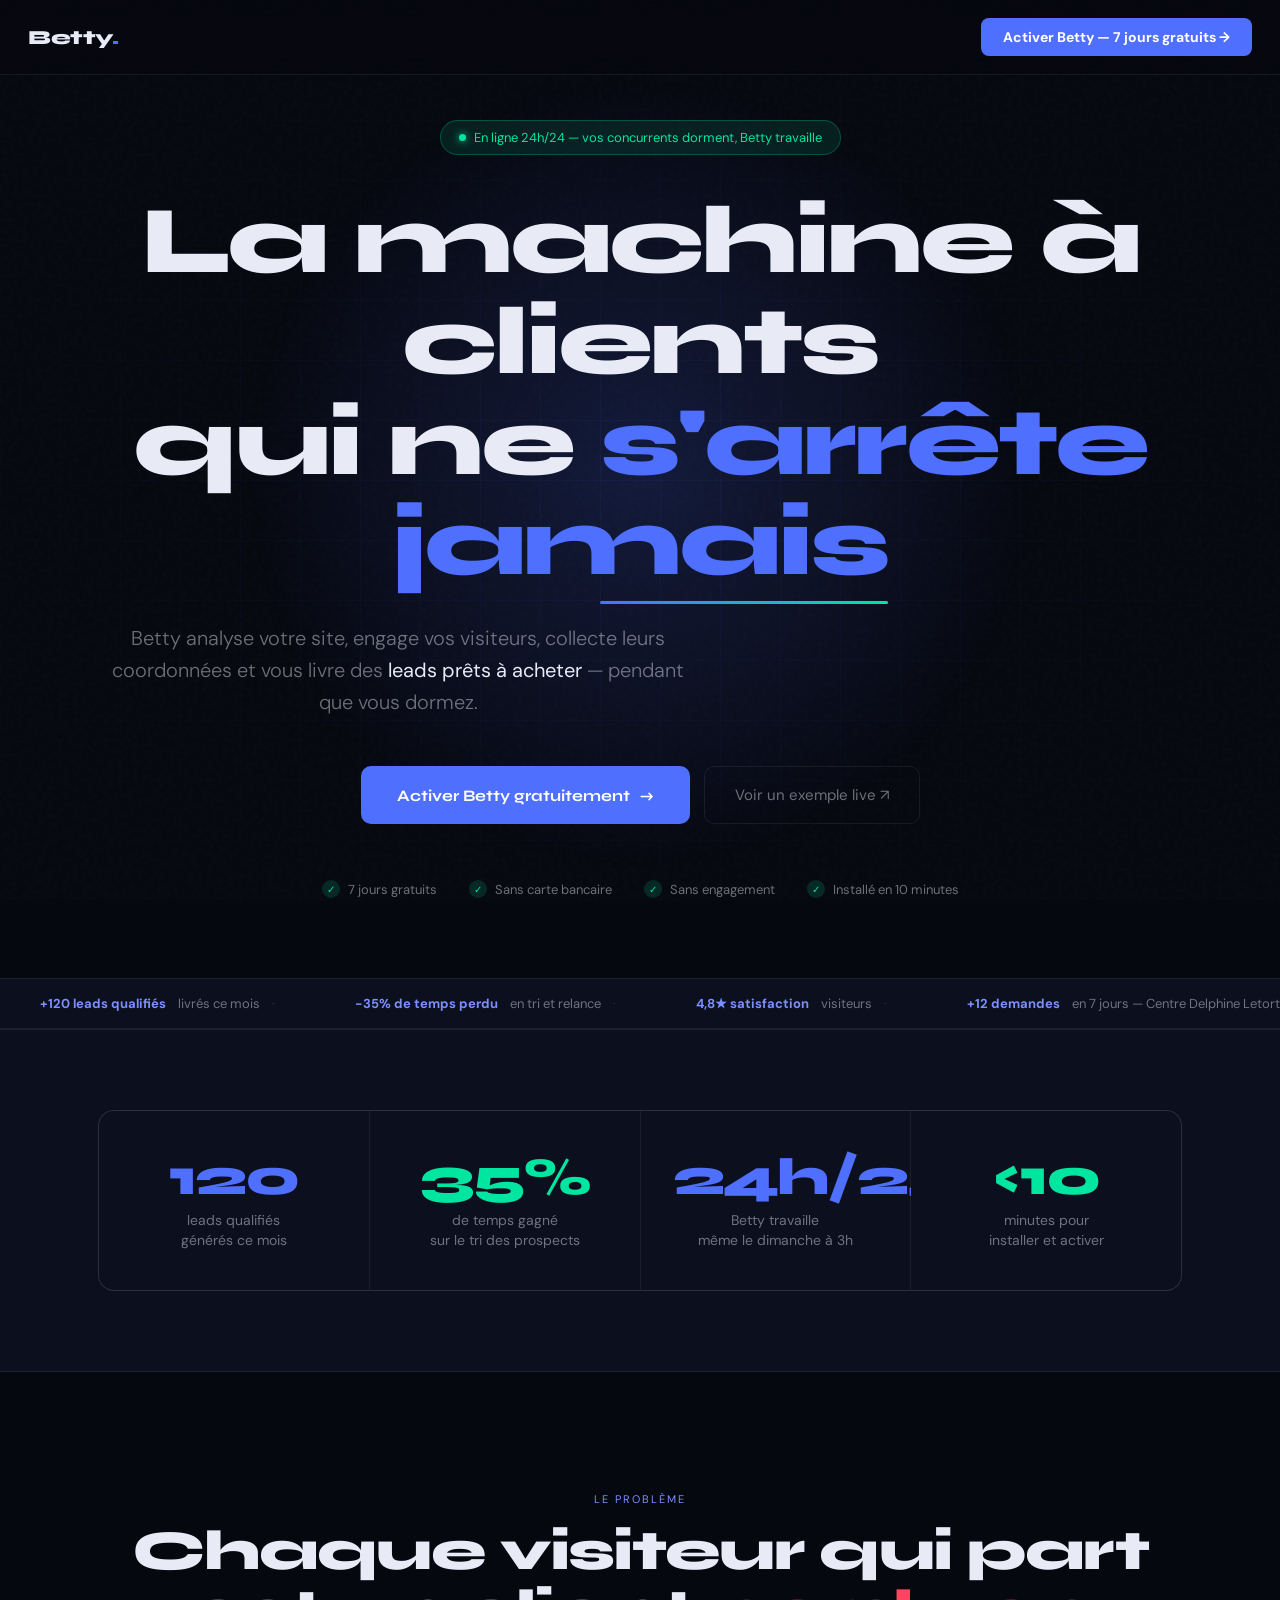
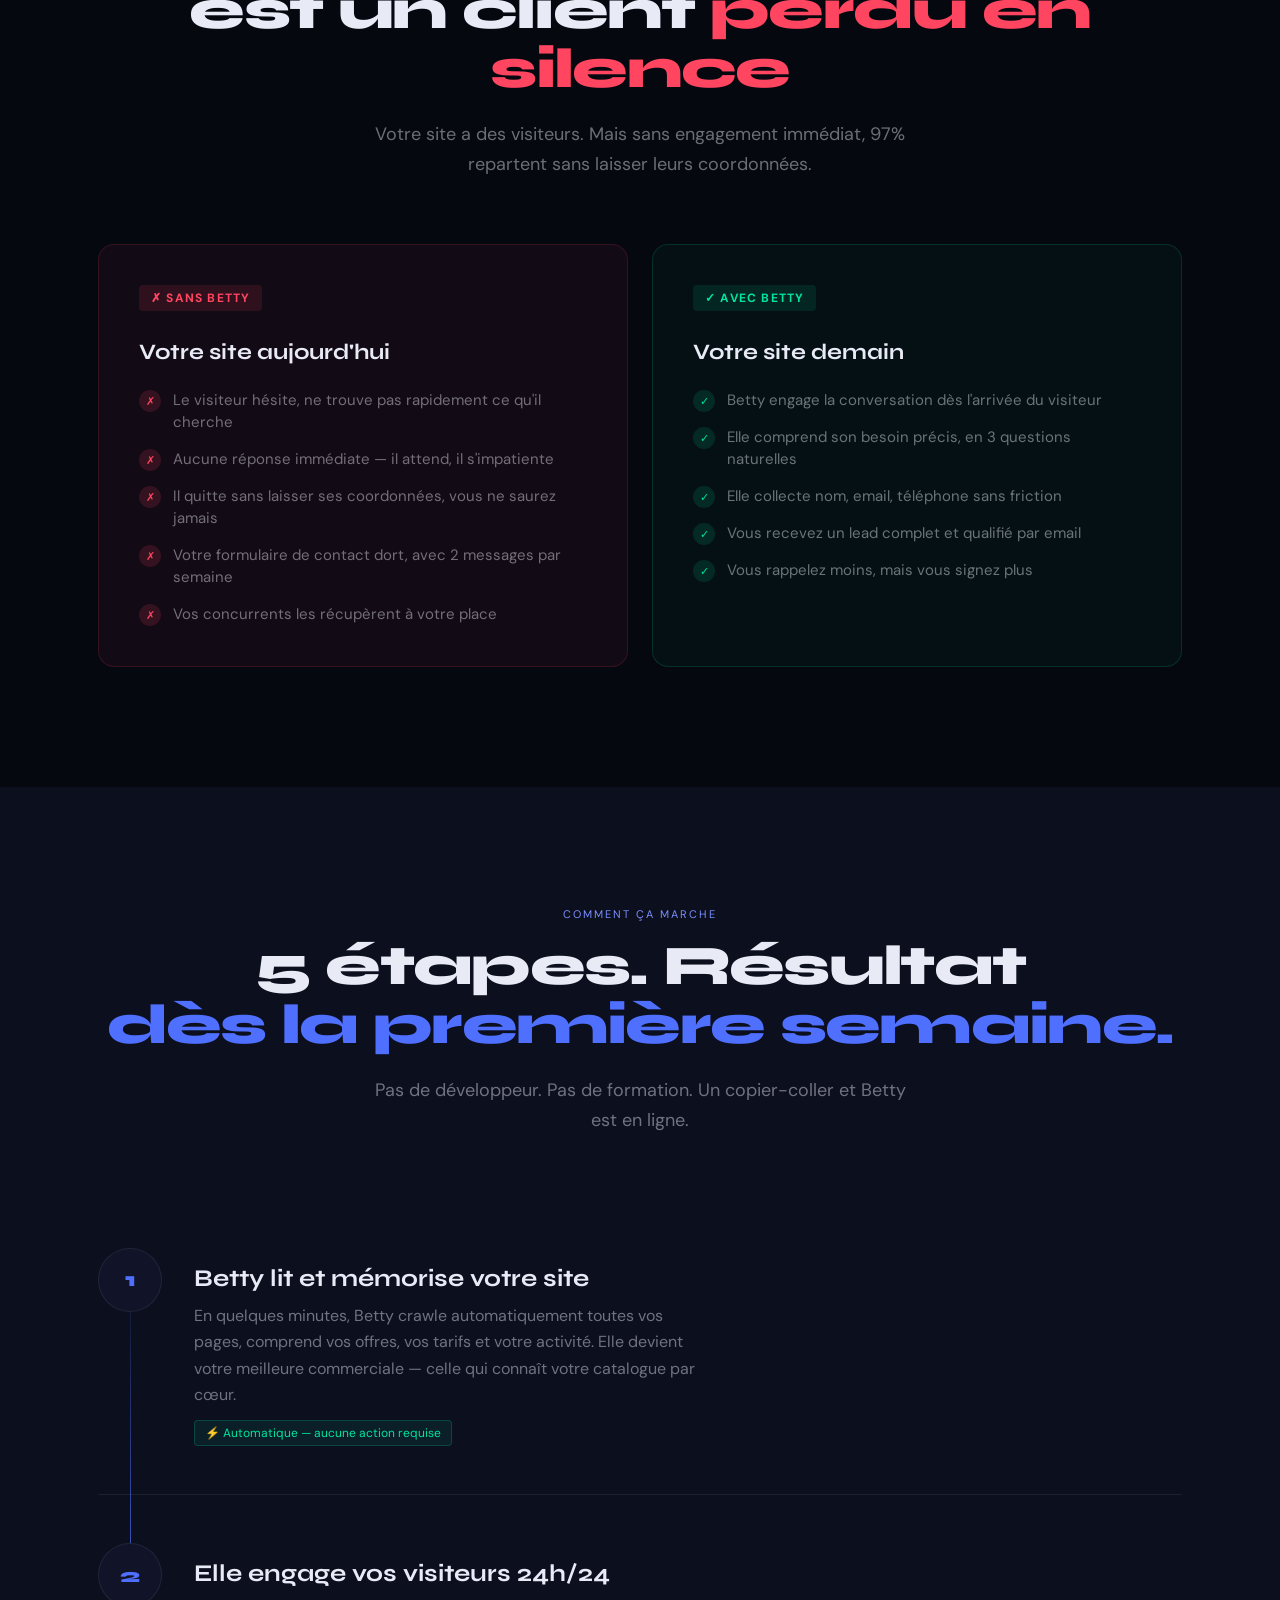
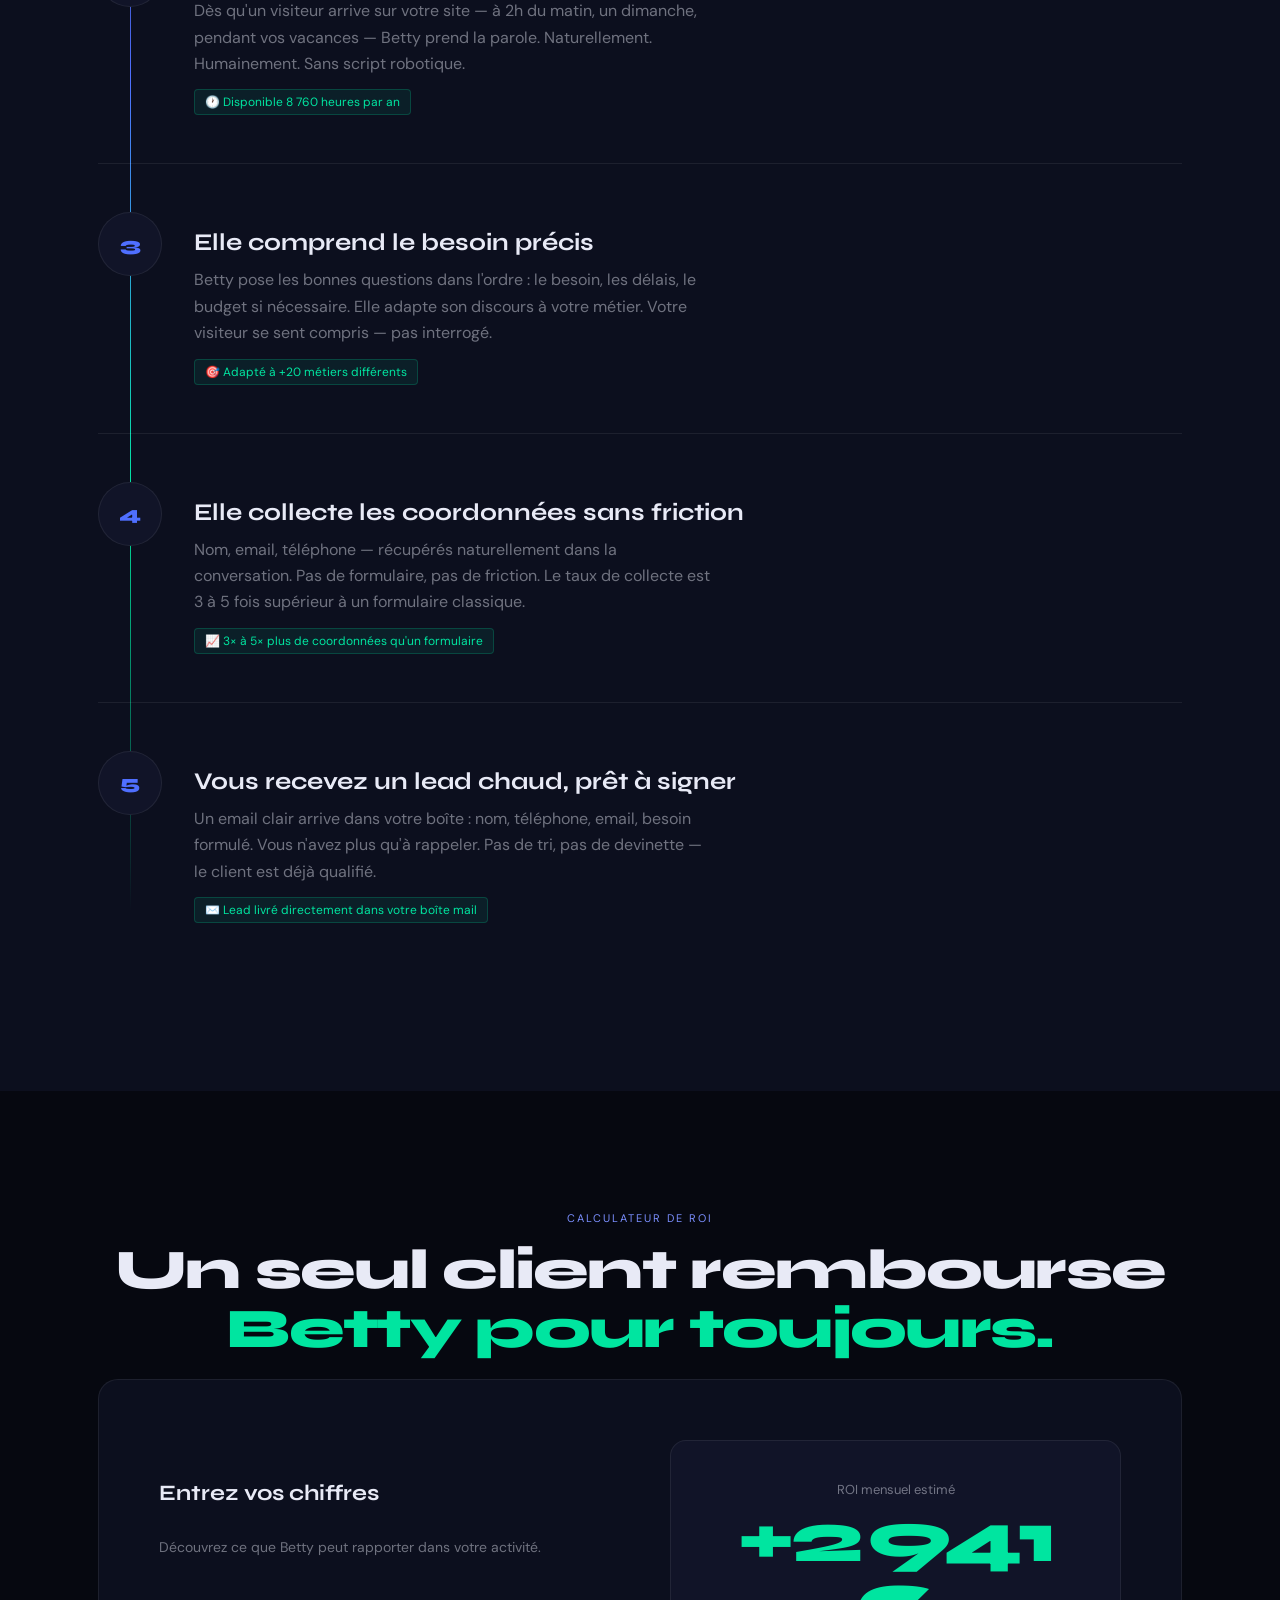
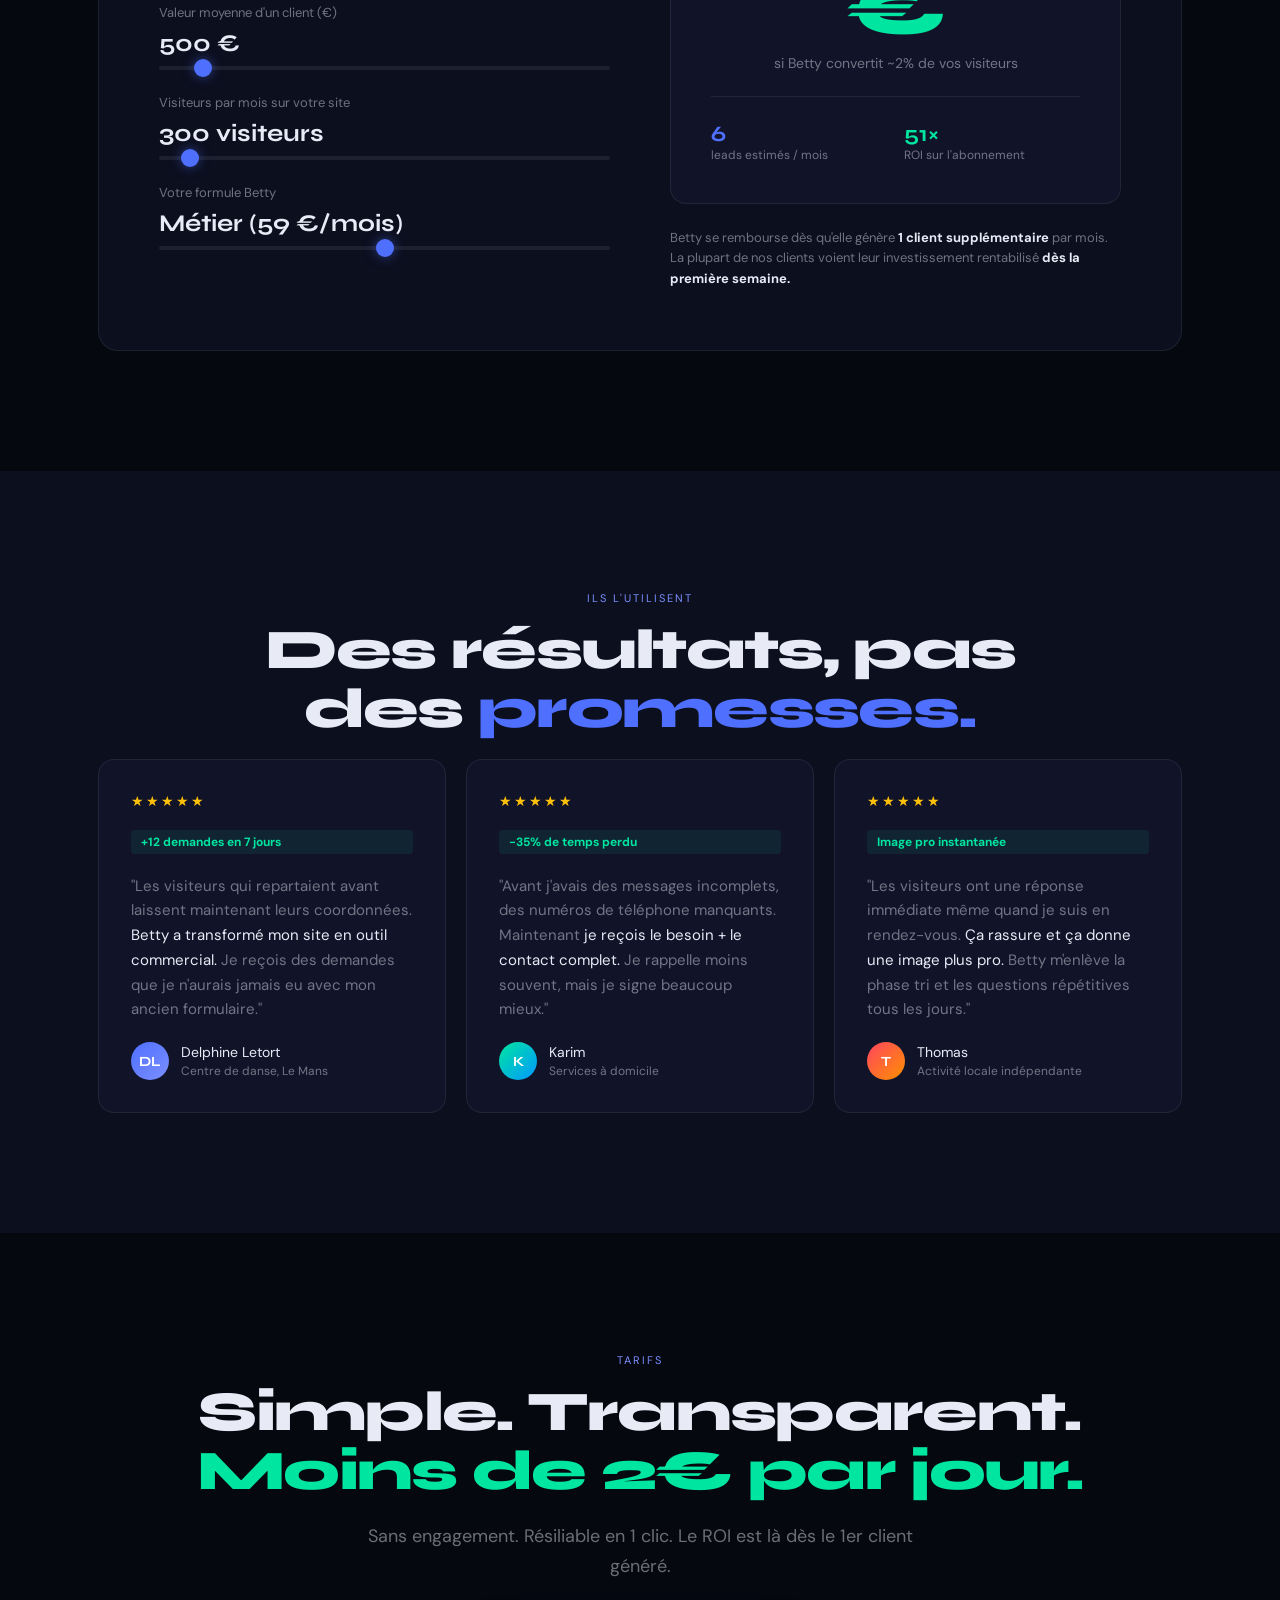
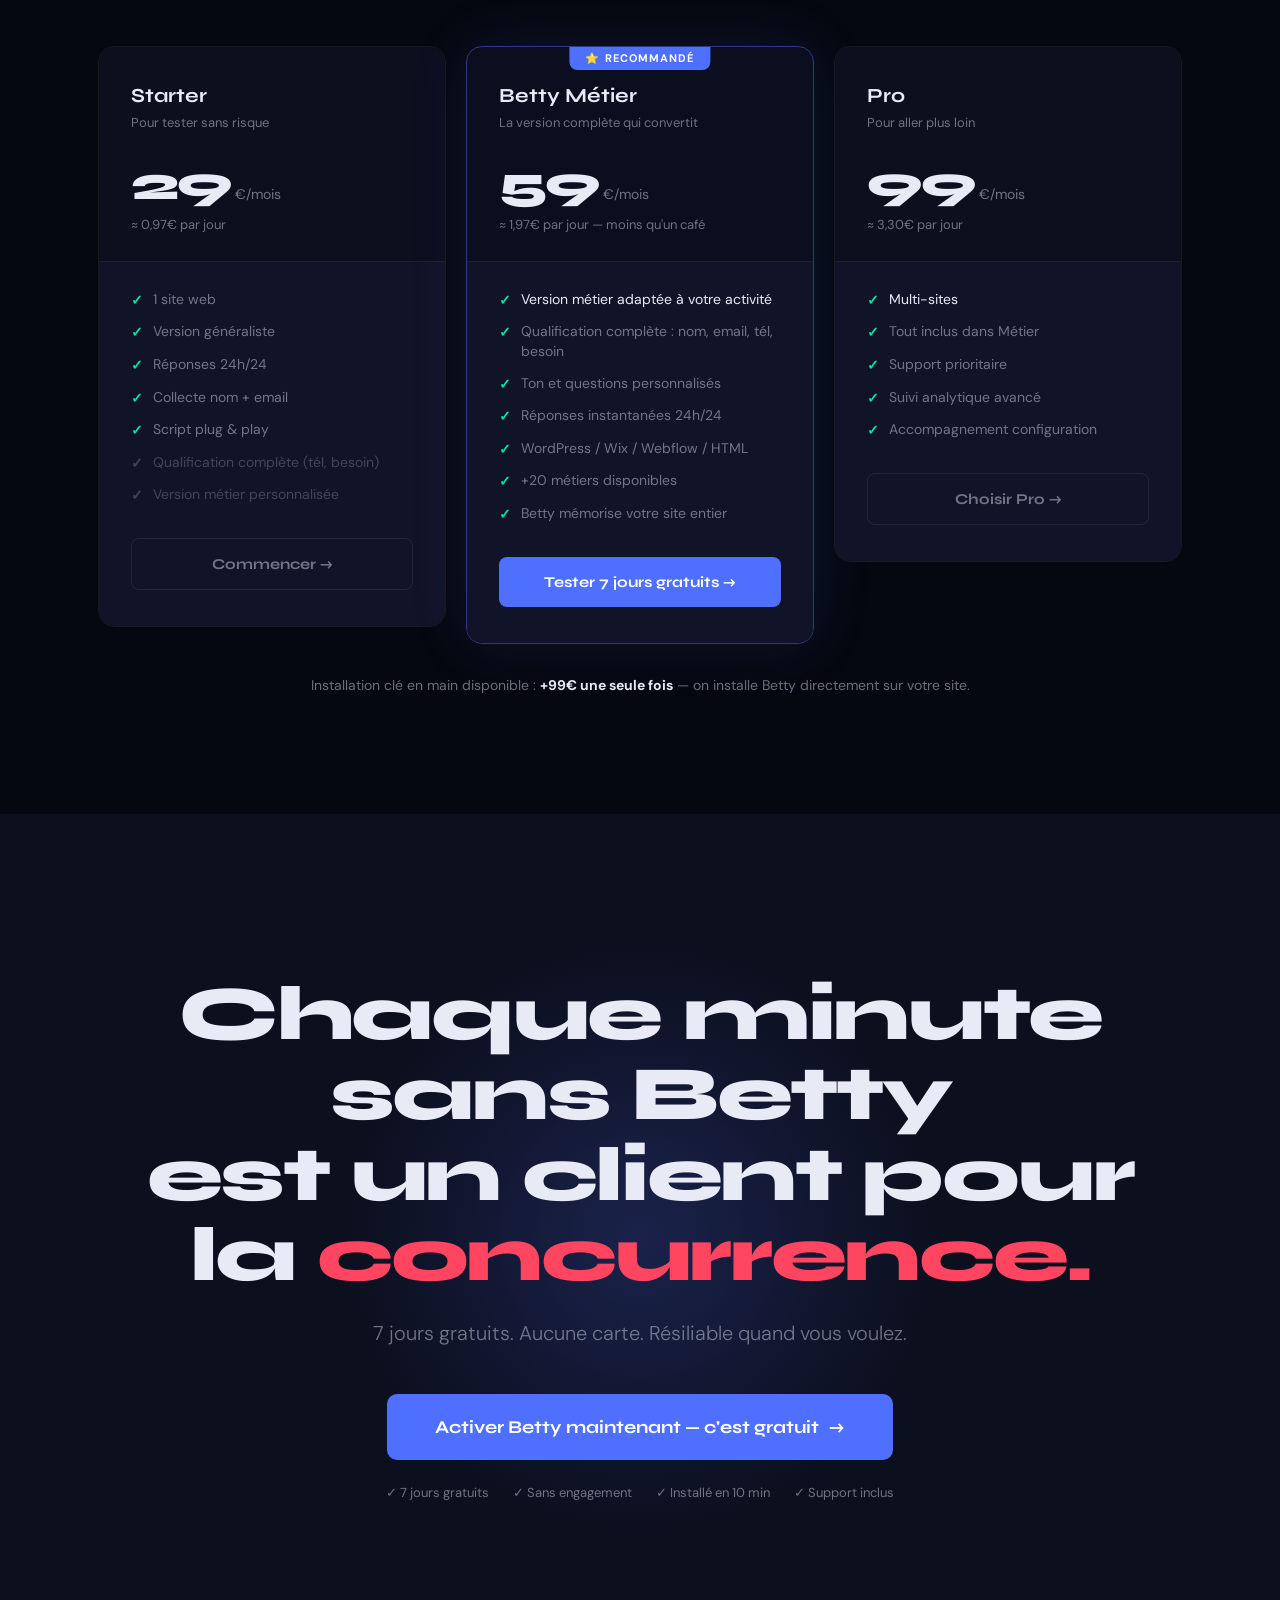
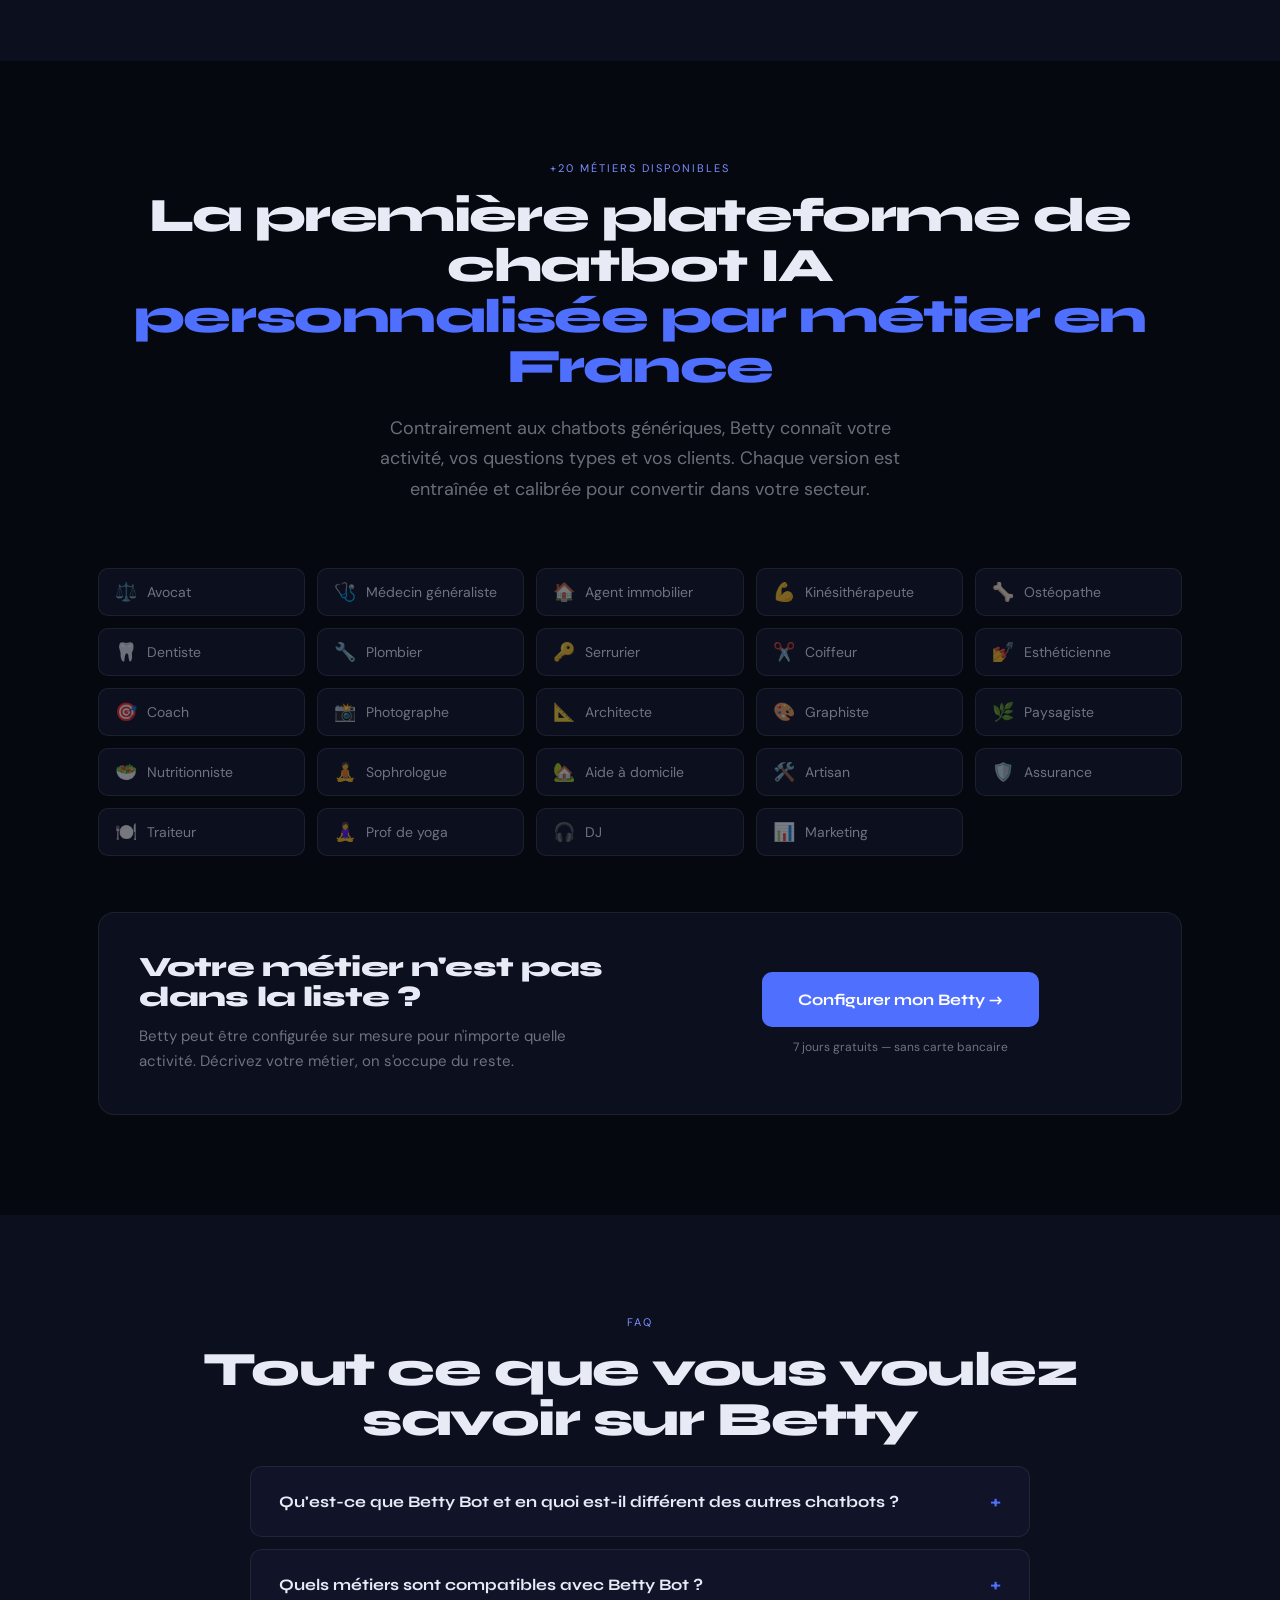
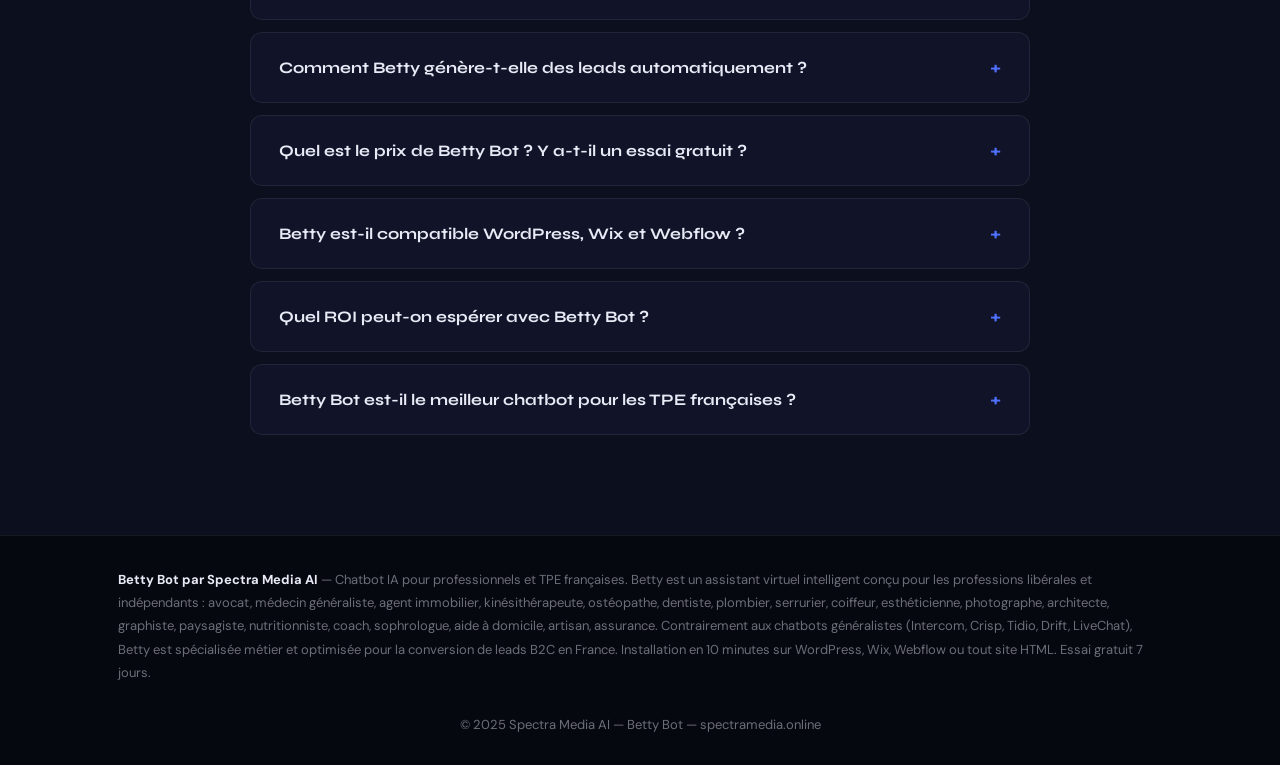
<file: templates/betty.html>
<!doctype html>
<html lang="fr">
<head>
<meta charset="utf-8">
<title>Betty Bot – Chatbot IA métier pour TPE | Avocat, Médecin, Artisan, Immo | Spectra Media</title>
<meta name="description" content="Betty est la première plateforme française de chatbot IA personnalisable par métier. Avocat, médecin, artisan, kiné, agent immobilier : Betty qualifie vos prospects et vous envoie des leads prêts à signer. 7 jours gratuits.">
<meta name="keywords" content="chatbot IA métier, chatbot avocat, chatbot médecin, chatbot artisan, chatbot immobilier, chatbot kiné, chatbot TPE PME, meilleur chatbot français, bot commercial site web, chatbot qualification leads, chatbot prospect automatique, Betty bot, Spectra Media, chatbot personnalisable, chatbot professionnel, assistant virtuel métier, chatbot dentiste, chatbot coach, chatbot plombier, chatbot serrurier, chatbot photographe, chatbot coiffeur, chatbot esthéticienne, chatbot nutritionniste, chatbot architecte, générateur de leads automatique, chatbot conversion site web">
<meta name="robots" content="index, follow">
<meta name="author" content="Spectra Media AI">
<meta name="viewport" content="width=device-width, initial-scale=1">
<link rel="canonical" href="https://www.spectramedia.online/machine-a-clients">

<!-- Open Graph -->
<meta property="og:type" content="website">
<meta property="og:url" content="https://www.spectramedia.online/machine-a-clients">
<meta property="og:title" content="Betty Bot – La première plateforme de chatbot IA par métier en France">
<meta property="og:description" content="Avocat, médecin, kiné, artisan, immo… Betty qualifie vos visiteurs et vous livre des leads prêts à acheter. 7 jours gratuits, sans CB.">
<meta property="og:image" content="https://www.spectramedia.online/static/og-betty.jpg">
<meta property="og:locale" content="fr_FR">
<meta property="og:site_name" content="Betty Bot – Spectra Media AI">

<!-- Twitter Card -->
<meta name="twitter:card" content="summary_large_image">
<meta name="twitter:title" content="Betty Bot – Chatbot IA métier | Leads automatiques pour TPE">
<meta name="twitter:description" content="La première plateforme FR de chatbot personnalisé par métier. Avocat, médecin, artisan, immo… leads qualifiés 24h/24.">
<meta name="twitter:image" content="https://www.spectramedia.online/static/og-betty.jpg">

<!-- Structured Data: SoftwareApplication -->
<script type="application/ld+json">
{
  "@context": "https://schema.org",
  "@type": "SoftwareApplication",
  "name": "Betty Bot",
  "applicationCategory": "BusinessApplication",
  "operatingSystem": "Web",
  "url": "https://www.spectramedia.online",
  "description": "Betty est la première plateforme française de chatbot IA personnalisable par métier. Elle engage vos visiteurs 24h/24, collecte leurs coordonnées et vous envoie des leads qualifiés.",
  "offers": [
    {
      "@type": "Offer",
      "name": "Betty Starter",
      "price": "29",
      "priceCurrency": "EUR",
      "priceSpecification": { "@type": "RecurringPaymentFrequency", "frequency": "Monthly" }
    },
    {
      "@type": "Offer",
      "name": "Betty Métier",
      "price": "59",
      "priceCurrency": "EUR",
      "priceSpecification": { "@type": "RecurringPaymentFrequency", "frequency": "Monthly" }
    },
    {
      "@type": "Offer",
      "name": "Betty Pro",
      "price": "99",
      "priceCurrency": "EUR",
      "priceSpecification": { "@type": "RecurringPaymentFrequency", "frequency": "Monthly" }
    }
  ],
  "aggregateRating": {
    "@type": "AggregateRating",
    "ratingValue": "4.8",
    "reviewCount": "47",
    "bestRating": "5"
  },
  "publisher": {
    "@type": "Organization",
    "name": "Spectra Media AI",
    "url": "https://www.spectramedia.online",
    "logo": "https://www.spectramedia.online/static/logo.png"
  }
}
</script>

<!-- Structured Data: Organization -->
<script type="application/ld+json">
{
  "@context": "https://schema.org",
  "@type": "Organization",
  "name": "Spectra Media AI",
  "url": "https://www.spectramedia.online",
  "logo": "https://www.spectramedia.online/static/logo.png",
  "contactPoint": {
    "@type": "ContactPoint",
    "email": "contact@spectramedia.online",
    "contactType": "customer support",
    "availableLanguage": "French"
  },
  "sameAs": []
}
</script>

<!-- Structured Data: FAQPage -->
<script type="application/ld+json">
{
  "@context": "https://schema.org",
  "@type": "FAQPage",
  "mainEntity": [
    {
      "@type": "Question",
      "name": "Qu'est-ce que Betty Bot ?",
      "acceptedAnswer": {
        "@type": "Answer",
        "text": "Betty est la première plateforme française de chatbot IA personnalisable par métier. Elle engage automatiquement vos visiteurs 24h/24, collecte leurs coordonnées et vous envoie des leads qualifiés (nom, email, téléphone, besoin)."
      }
    },
    {
      "@type": "Question",
      "name": "Quels métiers sont compatibles avec Betty ?",
      "acceptedAnswer": {
        "@type": "Answer",
        "text": "Betty est disponible pour plus de 20 métiers : avocat, médecin, agent immobilier, kiné, ostéopathe, dentiste, plombier, serrurier, coiffeur, esthéticienne, coach, photographe, architecte, graphiste, paysagiste, nutritionniste, sophrologue, aide à domicile, artisan, assurance, marketing, traiteur, DJ, trader, prof de yoga."
      }
    },
    {
      "@type": "Question",
      "name": "Quel est le prix de Betty Bot ?",
      "acceptedAnswer": {
        "@type": "Answer",
        "text": "Betty est disponible à partir de 29€/mois (Starter) ou 59€/mois (Métier, recommandé). 7 jours d'essai gratuits, sans carte bancaire, sans engagement."
      }
    },
    {
      "@type": "Question",
      "name": "Betty Bot est-il le meilleur chatbot pour les TPE françaises ?",
      "acceptedAnswer": {
        "@type": "Answer",
        "text": "Betty est la seule solution française spécifiquement conçue pour les TPE et professions libérales avec une version dédiée à chaque métier. Elle se distingue par sa facilité d'installation (10 min), son ROI rapide (dès le 1er client) et ses résultats concrets : +120 leads qualifiés/mois, 4,8★ de satisfaction."
      }
    },
    {
      "@type": "Question",
      "name": "Comment installer Betty sur mon site ?",
      "acceptedAnswer": {
        "@type": "Answer",
        "text": "Il suffit de copier-coller un script HTML sur votre site. Compatible WordPress, Wix, Webflow, Shopify et tout site HTML. Installation en moins de 10 minutes, sans développeur."
      }
    }
  ]
}
</script>

<!-- Structured Data: BreadcrumbList -->
<script type="application/ld+json">
{
  "@context": "https://schema.org",
  "@type": "BreadcrumbList",
  "itemListElement": [
    { "@type": "ListItem", "position": 1, "name": "Accueil", "item": "https://www.spectramedia.online" },
    { "@type": "ListItem", "position": 2, "name": "Machine à clients", "item": "https://www.spectramedia.online/machine-a-clients" }
  ]
}
</script>

<link rel="preconnect" href="https://fonts.googleapis.com">
<link href="https://fonts.googleapis.com/css2?family=Syne:wght@400;700;800&family=DM+Sans:ital,wght@0,300;0,400;1,300&display=swap" rel="stylesheet">
<style>
:root {
  --bg: #060810;
  --bg2: #0c0f1e;
  --bg3: #111428;
  --accent: #4f6fff;
  --accent2: #7b8fff;
  --green: #00e5a0;
  --red: #ff4560;
  --text: #e8eaf6;
  --muted: rgba(232,234,246,0.45);
  --border: rgba(255,255,255,0.07);
}

*, *::before, *::after { box-sizing: border-box; margin: 0; padding: 0; }

html { scroll-behavior: smooth; }

body {
  font-family: 'DM Sans', sans-serif;
  background: var(--bg);
  color: var(--text);
  overflow-x: hidden;
}

/* ── NOISE OVERLAY ── */
body::before {
  content: '';
  position: fixed;
  inset: 0;
  background-image: url("data:image/svg+xml,%3Csvg viewBox='0 0 200 200' xmlns='http://www.w3.org/2000/svg'%3E%3Cfilter id='n'%3E%3CfeTurbulence type='fractalNoise' baseFrequency='0.9' numOctaves='4' stitchTiles='stitch'/%3E%3C/filter%3E%3Crect width='100%25' height='100%25' filter='url(%23n)' opacity='0.04'/%3E%3C/svg%3E");
  pointer-events: none;
  z-index: 0;
  opacity: 0.6;
}

/* ── TYPOGRAPHY ── */
.display {
  font-family: 'Syne', sans-serif;
  font-weight: 800;
  line-height: 1.05;
  letter-spacing: -0.03em;
}

.label {
  font-size: 11px;
  letter-spacing: 0.18em;
  text-transform: uppercase;
  color: var(--accent2);
  font-weight: 400;
}

/* ── LAYOUT ── */
.wrap {
  max-width: 1140px;
  margin: 0 auto;
  padding: 0 28px;
  position: relative;
  z-index: 1;
}

/* ── NAV ── */
nav {
  position: fixed;
  top: 0; left: 0; right: 0;
  z-index: 100;
  padding: 18px 28px;
  display: flex;
  align-items: center;
  justify-content: space-between;
  background: rgba(6,8,16,0.85);
  backdrop-filter: blur(12px);
  border-bottom: 1px solid var(--border);
}

.nav-logo {
  font-family: 'Syne', sans-serif;
  font-weight: 800;
  font-size: 20px;
  letter-spacing: -0.02em;
}

.nav-logo span { color: var(--accent); }

.nav-cta {
  display: inline-flex;
  align-items: center;
  gap: 8px;
  padding: 10px 22px;
  background: var(--accent);
  border-radius: 8px;
  color: #fff;
  font-weight: 700;
  font-size: 14px;
  text-decoration: none;
  transition: background 0.2s, transform 0.15s;
}
.nav-cta:hover { background: var(--accent2); transform: translateY(-1px); }

/* ── HERO ── */
#hero {
  min-height: 100vh;
  display: flex;
  flex-direction: column;
  justify-content: center;
  align-items: center;
  text-align: center;
  padding: 120px 28px 80px;
  position: relative;
  overflow: hidden;
}

.hero-glow {
  position: absolute;
  width: 800px;
  height: 800px;
  border-radius: 50%;
  background: radial-gradient(circle, rgba(79,111,255,0.18) 0%, transparent 70%);
  top: 50%;
  left: 50%;
  transform: translate(-50%, -52%);
  pointer-events: none;
}

.hero-grid {
  position: absolute;
  inset: 0;
  background-image:
    linear-gradient(rgba(79,111,255,0.06) 1px, transparent 1px),
    linear-gradient(90deg, rgba(79,111,255,0.06) 1px, transparent 1px);
  background-size: 60px 60px;
  mask-image: radial-gradient(ellipse 70% 60% at 50% 50%, black, transparent);
  pointer-events: none;
}

.hero-badge {
  display: inline-flex;
  align-items: center;
  gap: 8px;
  padding: 8px 18px;
  background: rgba(0,229,160,0.1);
  border: 1px solid rgba(0,229,160,0.25);
  border-radius: 100px;
  font-size: 13px;
  color: var(--green);
  margin-bottom: 36px;
  animation: fadeUp 0.6s ease both;
}

.hero-badge::before {
  content: '';
  width: 7px; height: 7px;
  border-radius: 50%;
  background: var(--green);
  box-shadow: 0 0 8px var(--green);
  animation: pulse 2s ease infinite;
}

@keyframes pulse { 0%,100%{opacity:1} 50%{opacity:0.4} }

.hero-title {
  font-size: clamp(48px, 8vw, 96px);
  animation: fadeUp 0.7s 0.1s ease both;
}

.hero-title .em {
  color: var(--accent);
  position: relative;
}

.hero-title .em::after {
  content: '';
  position: absolute;
  left: 0; right: 0;
  bottom: -4px;
  height: 3px;
  background: linear-gradient(90deg, var(--accent), var(--green));
  border-radius: 2px;
}

.hero-sub {
  margin-top: 28px;
  font-size: 20px;
  color: var(--muted);
  max-width: 600px;
  line-height: 1.6;
  font-weight: 300;
  animation: fadeUp 0.7s 0.2s ease both;
}

.hero-sub strong { color: var(--text); font-weight: 400; }

.hero-actions {
  display: flex;
  gap: 14px;
  margin-top: 48px;
  flex-wrap: wrap;
  justify-content: center;
  animation: fadeUp 0.7s 0.3s ease both;
}

.btn-primary {
  display: inline-flex;
  align-items: center;
  gap: 10px;
  padding: 18px 36px;
  background: var(--accent);
  border-radius: 10px;
  color: #fff;
  font-family: 'Syne', sans-serif;
  font-weight: 700;
  font-size: 16px;
  text-decoration: none;
  transition: all 0.2s;
  position: relative;
  overflow: hidden;
}

.btn-primary::after {
  content: '';
  position: absolute;
  inset: 0;
  background: linear-gradient(135deg, rgba(255,255,255,0.15), transparent);
  opacity: 0;
  transition: opacity 0.2s;
}

.btn-primary:hover { transform: translateY(-2px); box-shadow: 0 12px 40px rgba(79,111,255,0.4); }
.btn-primary:hover::after { opacity: 1; }

.btn-ghost {
  display: inline-flex;
  align-items: center;
  gap: 8px;
  padding: 18px 30px;
  border: 1px solid var(--border);
  border-radius: 10px;
  color: var(--muted);
  font-size: 15px;
  text-decoration: none;
  transition: all 0.2s;
}
.btn-ghost:hover { border-color: rgba(255,255,255,0.2); color: var(--text); }

.hero-trust {
  display: flex;
  gap: 32px;
  margin-top: 56px;
  justify-content: center;
  flex-wrap: wrap;
  animation: fadeUp 0.7s 0.4s ease both;
}

.trust-item {
  display: flex;
  align-items: center;
  gap: 8px;
  font-size: 13px;
  color: var(--muted);
}

.trust-item::before {
  content: '✓';
  width: 18px; height: 18px;
  border-radius: 50%;
  background: rgba(0,229,160,0.15);
  color: var(--green);
  font-size: 10px;
  display: flex;
  align-items: center;
  justify-content: center;
  flex-shrink: 0;
}

@keyframes fadeUp {
  from { opacity: 0; transform: translateY(24px); }
  to { opacity: 1; transform: translateY(0); }
}

/* ── TICKER ── */
.ticker-wrap {
  overflow: hidden;
  border-top: 1px solid var(--border);
  border-bottom: 1px solid var(--border);
  background: var(--bg2);
  padding: 16px 0;
  position: relative;
  z-index: 1;
}

.ticker {
  display: flex;
  gap: 0;
  animation: ticker 28s linear infinite;
  white-space: nowrap;
}

.ticker-item {
  display: inline-flex;
  align-items: center;
  gap: 12px;
  padding: 0 40px;
  font-size: 13px;
  color: var(--muted);
  flex-shrink: 0;
}

.ticker-item strong { color: var(--accent2); font-weight: 700; }
.ticker-sep { color: rgba(255,255,255,0.15); }

@keyframes ticker {
  from { transform: translateX(0); }
  to { transform: translateX(-50%); }
}

/* ── SECTION BASE ── */
section {
  padding: 120px 0;
  position: relative;
  z-index: 1;
}

.section-label {
  text-align: center;
  margin-bottom: 16px;
}

.section-title {
  text-align: center;
  font-size: clamp(32px, 5vw, 56px);
  margin-bottom: 20px;
}

.section-sub {
  text-align: center;
  font-size: 18px;
  color: var(--muted);
  max-width: 560px;
  margin: 0 auto 64px;
  line-height: 1.7;
}

/* ── STATS BAR ── */
#stats {
  padding: 80px 0;
  background: var(--bg2);
  border-top: 1px solid var(--border);
  border-bottom: 1px solid var(--border);
}

.stats-grid {
  display: grid;
  grid-template-columns: repeat(auto-fit, minmax(200px, 1fr));
  gap: 1px;
  background: var(--border);
  border: 1px solid var(--border);
  border-radius: 16px;
  overflow: hidden;
}

.stat-item {
  background: var(--bg2);
  padding: 40px 32px;
  text-align: center;
  transition: background 0.3s;
}
.stat-item:hover { background: var(--bg3); }

.stat-num {
  font-family: 'Syne', sans-serif;
  font-size: 52px;
  font-weight: 800;
  letter-spacing: -0.04em;
  color: var(--accent);
  line-height: 1;
  display: block;
}

.stat-num.green { color: var(--green); }

.stat-label {
  font-size: 14px;
  color: var(--muted);
  margin-top: 8px;
  line-height: 1.4;
}

/* ── PROBLEM ── */
#problem { background: var(--bg); }

.problem-split {
  display: grid;
  grid-template-columns: 1fr 1fr;
  gap: 24px;
  margin-top: 0;
}

.problem-col {
  border-radius: 16px;
  padding: 40px;
  border: 1px solid var(--border);
}

.problem-col.bad {
  background: rgba(255,69,96,0.05);
  border-color: rgba(255,69,96,0.15);
}

.problem-col.good {
  background: rgba(0,229,160,0.04);
  border-color: rgba(0,229,160,0.15);
}

.col-tag {
  display: inline-flex;
  align-items: center;
  gap: 6px;
  font-size: 12px;
  font-weight: 700;
  letter-spacing: 0.1em;
  text-transform: uppercase;
  padding: 5px 12px;
  border-radius: 4px;
  margin-bottom: 28px;
}

.col-tag.bad { background: rgba(255,69,96,0.12); color: var(--red); }
.col-tag.good { background: rgba(0,229,160,0.1); color: var(--green); }

.problem-col h3 {
  font-family: 'Syne', sans-serif;
  font-size: 22px;
  font-weight: 700;
  margin-bottom: 24px;
}

.problem-list { list-style: none; display: flex; flex-direction: column; gap: 14px; }

.problem-list li {
  display: flex;
  align-items: flex-start;
  gap: 12px;
  font-size: 15px;
  line-height: 1.5;
  color: var(--muted);
}

.li-icon {
  width: 22px; height: 22px;
  border-radius: 50%;
  flex-shrink: 0;
  display: flex;
  align-items: center;
  justify-content: center;
  font-size: 11px;
  margin-top: 1px;
}

.li-icon.bad { background: rgba(255,69,96,0.15); color: var(--red); }
.li-icon.good { background: rgba(0,229,160,0.12); color: var(--green); }

/* ── HOW IT WORKS ── */
#how { background: var(--bg2); }

.steps {
  display: flex;
  flex-direction: column;
  gap: 0;
  position: relative;
}

.steps::before {
  content: '';
  position: absolute;
  left: 32px;
  top: 60px;
  bottom: 60px;
  width: 1px;
  background: linear-gradient(to bottom, transparent, var(--accent), var(--green), transparent);
}

.step {
  display: grid;
  grid-template-columns: 64px 1fr;
  gap: 32px;
  align-items: start;
  padding: 48px 0;
  border-bottom: 1px solid var(--border);
  opacity: 0;
  transform: translateX(-20px);
  transition: all 0.5s ease;
}

.step.visible { opacity: 1; transform: translateX(0); }
.step:last-child { border-bottom: none; }

.step-num {
  width: 64px; height: 64px;
  border-radius: 50%;
  background: var(--bg3);
  border: 1px solid var(--border);
  display: flex;
  align-items: center;
  justify-content: center;
  font-family: 'Syne', sans-serif;
  font-weight: 800;
  font-size: 20px;
  color: var(--accent);
  flex-shrink: 0;
  position: relative;
  z-index: 1;
}

.step-content h3 {
  font-family: 'Syne', sans-serif;
  font-size: 24px;
  font-weight: 700;
  margin-bottom: 10px;
  padding-top: 16px;
}

.step-content p {
  font-size: 16px;
  color: var(--muted);
  line-height: 1.65;
  max-width: 520px;
}

.step-tag {
  display: inline-flex;
  align-items: center;
  gap: 6px;
  font-size: 12px;
  color: var(--green);
  background: rgba(0,229,160,0.08);
  border: 1px solid rgba(0,229,160,0.2);
  border-radius: 4px;
  padding: 4px 10px;
  margin-top: 12px;
}

/* ── ROI ── */
#roi {
  background: var(--bg);
}

.roi-box {
  background: var(--bg2);
  border: 1px solid var(--border);
  border-radius: 20px;
  padding: 60px;
  display: grid;
  grid-template-columns: 1fr 1fr;
  gap: 60px;
  align-items: center;
}

.roi-form { display: flex; flex-direction: column; gap: 24px; }

.form-group { display: flex; flex-direction: column; gap: 8px; }

.form-group label {
  font-size: 13px;
  color: var(--muted);
}

.form-group input[type=range] {
  -webkit-appearance: none;
  width: 100%;
  height: 4px;
  border-radius: 2px;
  background: var(--border);
  outline: none;
  cursor: pointer;
}

.form-group input[type=range]::-webkit-slider-thumb {
  -webkit-appearance: none;
  width: 18px; height: 18px;
  border-radius: 50%;
  background: var(--accent);
  box-shadow: 0 0 12px rgba(79,111,255,0.5);
  cursor: pointer;
}

.range-val {
  font-family: 'Syne', sans-serif;
  font-size: 24px;
  font-weight: 700;
  color: var(--text);
}

.roi-result {
  background: var(--bg3);
  border: 1px solid var(--border);
  border-radius: 16px;
  padding: 40px;
  text-align: center;
}

.roi-amount {
  font-family: 'Syne', sans-serif;
  font-size: 72px;
  font-weight: 800;
  letter-spacing: -0.04em;
  color: var(--green);
  line-height: 1;
  transition: all 0.3s;
}

.roi-label {
  font-size: 14px;
  color: var(--muted);
  margin-top: 8px;
}

.roi-note {
  margin-top: 24px;
  font-size: 13px;
  color: var(--muted);
  line-height: 1.6;
}

.roi-note strong { color: var(--text); }

/* ── TESTIMONIALS ── */
#social {
  background: var(--bg2);
}

.testimonials {
  display: grid;
  grid-template-columns: repeat(3, 1fr);
  gap: 20px;
}

.testi {
  background: var(--bg3);
  border: 1px solid var(--border);
  border-radius: 16px;
  padding: 32px;
  display: flex;
  flex-direction: column;
  gap: 20px;
  transition: border-color 0.3s, transform 0.3s;
}

.testi:hover {
  border-color: rgba(79,111,255,0.3);
  transform: translateY(-4px);
}

.stars { color: #ffc107; font-size: 14px; letter-spacing: 2px; }

.testi-text {
  font-size: 15px;
  line-height: 1.65;
  color: var(--muted);
  flex: 1;
}

.testi-text strong { color: var(--text); font-weight: 400; }

.testi-author {
  display: flex;
  align-items: center;
  gap: 12px;
}

.author-avatar {
  width: 38px; height: 38px;
  border-radius: 50%;
  background: linear-gradient(135deg, var(--accent), var(--accent2));
  display: flex;
  align-items: center;
  justify-content: center;
  font-family: 'Syne', sans-serif;
  font-weight: 700;
  font-size: 14px;
  color: #fff;
  flex-shrink: 0;
}

.author-name {
  font-size: 14px;
  font-weight: 400;
}

.author-job {
  font-size: 12px;
  color: var(--muted);
  margin-top: 2px;
}

.testi-stat {
  display: inline-flex;
  align-items: center;
  gap: 6px;
  font-size: 12px;
  color: var(--green);
  background: rgba(0,229,160,0.08);
  border-radius: 4px;
  padding: 4px 10px;
  font-weight: 700;
}

/* ── PRICING ── */
#pricing {
  background: var(--bg);
}

.pricing-grid {
  display: grid;
  grid-template-columns: repeat(3, 1fr);
  gap: 20px;
  align-items: start;
}

.plan {
  border: 1px solid var(--border);
  border-radius: 16px;
  overflow: hidden;
  transition: transform 0.3s, border-color 0.3s;
}

.plan:hover { transform: translateY(-4px); }

.plan.featured {
  border-color: rgba(79,111,255,0.5);
  box-shadow: 0 0 60px rgba(79,111,255,0.12);
  position: relative;
}

.plan-badge {
  position: absolute;
  top: -1px; left: 50%;
  transform: translateX(-50%);
  background: var(--accent);
  color: #fff;
  font-size: 11px;
  font-weight: 700;
  letter-spacing: 0.1em;
  text-transform: uppercase;
  padding: 5px 16px;
  border-radius: 0 0 8px 8px;
}

.plan-head {
  padding: 36px 32px 28px;
  background: var(--bg2);
  border-bottom: 1px solid var(--border);
}

.plan.featured .plan-head { background: rgba(79,111,255,0.06); }

.plan-name {
  font-family: 'Syne', sans-serif;
  font-size: 20px;
  font-weight: 700;
  margin-bottom: 6px;
}

.plan-tagline {
  font-size: 13px;
  color: var(--muted);
  margin-bottom: 24px;
}

.plan-price {
  display: flex;
  align-items: baseline;
  gap: 4px;
}

.price-num {
  font-family: 'Syne', sans-serif;
  font-size: 48px;
  font-weight: 800;
  letter-spacing: -0.04em;
  color: var(--text);
}

.price-suffix {
  font-size: 14px;
  color: var(--muted);
}

.price-day {
  font-size: 13px;
  color: var(--muted);
  margin-top: 4px;
}

.plan-body {
  padding: 28px 32px 36px;
  background: var(--bg3);
}

.plan-features {
  list-style: none;
  display: flex;
  flex-direction: column;
  gap: 12px;
  margin-bottom: 32px;
}

.plan-features li {
  display: flex;
  align-items: flex-start;
  gap: 10px;
  font-size: 14px;
  line-height: 1.4;
  color: var(--muted);
}

.plan-features li::before {
  content: '✓';
  color: var(--green);
  font-weight: 700;
  flex-shrink: 0;
  margin-top: 1px;
}

.plan-features li.dim::before { color: var(--muted); }
.plan-features li.dim { opacity: 0.5; }

.plan-features li strong { color: var(--text); font-weight: 400; }

.plan-btn {
  display: block;
  padding: 16px;
  border-radius: 8px;
  text-align: center;
  font-family: 'Syne', sans-serif;
  font-weight: 700;
  font-size: 15px;
  text-decoration: none;
  transition: all 0.2s;
}

.plan-btn.primary { background: var(--accent); color: #fff; }
.plan-btn.primary:hover { background: var(--accent2); transform: translateY(-1px); }

.plan-btn.ghost {
  background: transparent;
  border: 1px solid var(--border);
  color: var(--muted);
}
.plan-btn.ghost:hover { border-color: rgba(255,255,255,0.2); color: var(--text); }

/* ── FINAL CTA ── */
#cta {
  background: var(--bg2);
  padding: 160px 0;
  text-align: center;
  position: relative;
  overflow: hidden;
}

#cta::before {
  content: '';
  position: absolute;
  width: 600px; height: 600px;
  border-radius: 50%;
  background: radial-gradient(circle, rgba(79,111,255,0.2) 0%, transparent 70%);
  top: 50%; left: 50%;
  transform: translate(-50%, -50%);
  pointer-events: none;
}

.cta-title {
  font-size: clamp(40px, 6vw, 80px);
  margin-bottom: 24px;
}

.cta-sub {
  font-size: 20px;
  color: var(--muted);
  margin-bottom: 48px;
  font-weight: 300;
}

.cta-meta {
  margin-top: 24px;
  display: flex;
  gap: 24px;
  justify-content: center;
  flex-wrap: wrap;
}

.cta-meta span {
  font-size: 13px;
  color: var(--muted);
  display: flex;
  align-items: center;
  gap: 6px;
}

/* ── FOOTER ── */
footer {
  border-top: 1px solid var(--border);
  padding: 32px 28px;
  text-align: center;
  font-size: 13px;
  color: var(--muted);
  position: relative;
  z-index: 1;
}

/* ── SCROLL REVEAL ── */
.reveal {
  opacity: 0;
  transform: translateY(30px);
  transition: opacity 0.6s ease, transform 0.6s ease;
}
.reveal.visible { opacity: 1; transform: translateY(0); }

/* ── RESPONSIVE ── */
@media (max-width: 860px) {
  .problem-split,
  .roi-box,
  .testimonials,
  .pricing-grid { grid-template-columns: 1fr; }

  .steps::before { display: none; }
  .step { grid-template-columns: 1fr; gap: 16px; }
  .step-num { width: 48px; height: 48px; font-size: 16px; }
}
</style>
</head>
<body>

<!-- NAV -->
<nav>
  <div class="nav-logo">Betty<span>.</span></div>
  <a href="/config" class="nav-cta">Activer Betty — 7 jours gratuits →</a>
</nav>

<!-- HERO -->
<section id="hero">
  <div class="hero-glow"></div>
  <div class="hero-grid"></div>
  <div class="wrap" style="position:relative;z-index:1">
    <div class="hero-badge">
      En ligne 24h/24 — vos concurrents dorment, Betty travaille
    </div>
    <h1 class="display hero-title">
      La machine à clients<br>qui ne <span class="em">s'arrête jamais</span>
    </h1>
    <p class="hero-sub">
      Betty analyse votre site, engage vos visiteurs, collecte leurs coordonnées
      et vous livre des <strong>leads prêts à acheter</strong> — pendant que vous dormez.
    </p>
    <div class="hero-actions">
      <a href="/config" class="btn-primary">
        Activer Betty gratuitement
        <span>→</span>
      </a>
      <a href="https://www.dansedelphineletort.com/" target="_blank" class="btn-ghost">
        Voir un exemple live ↗
      </a>
    </div>
    <div class="hero-trust">
      <span class="trust-item">7 jours gratuits</span>
      <span class="trust-item">Sans carte bancaire</span>
      <span class="trust-item">Sans engagement</span>
      <span class="trust-item">Installé en 10 minutes</span>
    </div>
  </div>
</section>

<!-- TICKER -->
<div class="ticker-wrap">
  <div class="ticker">
    <span class="ticker-item"><strong>+120 leads qualifiés</strong> livrés ce mois <span class="ticker-sep">·</span></span>
    <span class="ticker-item"><strong>−35% de temps perdu</strong> en tri et relance <span class="ticker-sep">·</span></span>
    <span class="ticker-item"><strong>4,8★ satisfaction</strong> visiteurs <span class="ticker-sep">·</span></span>
    <span class="ticker-item"><strong>+12 demandes</strong> en 7 jours — Centre Delphine Letort <span class="ticker-sep">·</span></span>
    <span class="ticker-item"><strong>24h/24 opérationnel</strong> weekends inclus <span class="ticker-sep">·</span></span>
    <span class="ticker-item"><strong>ROI dès le 1er client</strong> supplémentaire <span class="ticker-sep">·</span></span>
    <span class="ticker-item"><strong>+20 métiers</strong> disponibles <span class="ticker-sep">·</span></span>
    <span class="ticker-item"><strong>+120 leads qualifiés</strong> livrés ce mois <span class="ticker-sep">·</span></span>
    <span class="ticker-item"><strong>−35% de temps perdu</strong> en tri et relance <span class="ticker-sep">·</span></span>
    <span class="ticker-item"><strong>4,8★ satisfaction</strong> visiteurs <span class="ticker-sep">·</span></span>
    <span class="ticker-item"><strong>+12 demandes</strong> en 7 jours — Centre Delphine Letort <span class="ticker-sep">·</span></span>
    <span class="ticker-item"><strong>24h/24 opérationnel</strong> weekends inclus <span class="ticker-sep">·</span></span>
    <span class="ticker-item"><strong>ROI dès le 1er client</strong> supplémentaire <span class="ticker-sep">·</span></span>
    <span class="ticker-item"><strong>+20 métiers</strong> disponibles <span class="ticker-sep">·</span></span>
  </div>
</div>

<!-- STATS -->
<section id="stats">
  <div class="wrap">
    <div class="stats-grid">
      <div class="stat-item reveal">
        <span class="stat-num" data-count="120">0</span>
        <div class="stat-label">leads qualifiés<br>générés ce mois</div>
      </div>
      <div class="stat-item reveal">
        <span class="stat-num green" data-count="35" data-suffix="%">0</span>
        <div class="stat-label">de temps gagné<br>sur le tri des prospects</div>
      </div>
      <div class="stat-item reveal">
        <span class="stat-num" data-count="24" data-suffix="h/24">0</span>
        <div class="stat-label">Betty travaille<br>même le dimanche à 3h</div>
      </div>
      <div class="stat-item reveal">
        <span class="stat-num green" data-count="10" data-prefix="<">0</span>
        <div class="stat-label">minutes pour<br>installer et activer</div>
      </div>
    </div>
  </div>
</section>

<!-- PROBLEM -->
<section id="problem">
  <div class="wrap">
    <p class="label section-label">Le problème</p>
    <h2 class="display section-title">Chaque visiteur qui part<br>est un client <em style="color:var(--red);font-style:normal">perdu en silence</em></h2>
    <p class="section-sub">Votre site a des visiteurs. Mais sans engagement immédiat, 97% repartent sans laisser leurs coordonnées.</p>

    <div class="problem-split">
      <div class="problem-col bad reveal">
        <span class="col-tag bad">✗ Sans Betty</span>
        <h3>Votre site aujourd'hui</h3>
        <ul class="problem-list">
          <li><span class="li-icon bad">✗</span>Le visiteur hésite, ne trouve pas rapidement ce qu'il cherche</li>
          <li><span class="li-icon bad">✗</span>Aucune réponse immédiate — il attend, il s'impatiente</li>
          <li><span class="li-icon bad">✗</span>Il quitte sans laisser ses coordonnées, vous ne saurez jamais</li>
          <li><span class="li-icon bad">✗</span>Votre formulaire de contact dort, avec 2 messages par semaine</li>
          <li><span class="li-icon bad">✗</span>Vos concurrents les récupèrent à votre place</li>
        </ul>
      </div>
      <div class="problem-col good reveal">
        <span class="col-tag good">✓ Avec Betty</span>
        <h3>Votre site demain</h3>
        <ul class="problem-list">
          <li><span class="li-icon good">✓</span>Betty engage la conversation dès l'arrivée du visiteur</li>
          <li><span class="li-icon good">✓</span>Elle comprend son besoin précis, en 3 questions naturelles</li>
          <li><span class="li-icon good">✓</span>Elle collecte nom, email, téléphone sans friction</li>
          <li><span class="li-icon good">✓</span>Vous recevez un lead complet et qualifié par email</li>
          <li><span class="li-icon good">✓</span>Vous rappelez moins, mais vous signez plus</li>
        </ul>
      </div>
    </div>
  </div>
</section>

<!-- HOW IT WORKS -->
<section id="how">
  <div class="wrap">
    <p class="label section-label">Comment ça marche</p>
    <h2 class="display section-title">5 étapes. Résultat<br><span style="color:var(--accent)">dès la première semaine.</span></h2>
    <p class="section-sub">Pas de développeur. Pas de formation. Un copier-coller et Betty est en ligne.</p>

    <div class="steps">
      <div class="step reveal">
        <div class="step-num">1</div>
        <div class="step-content">
          <h3>Betty lit et mémorise votre site</h3>
          <p>En quelques minutes, Betty crawle automatiquement toutes vos pages, comprend vos offres, vos tarifs et votre activité. Elle devient votre meilleure commerciale — celle qui connaît votre catalogue par cœur.</p>
          <span class="step-tag">⚡ Automatique — aucune action requise</span>
        </div>
      </div>
      <div class="step reveal">
        <div class="step-num">2</div>
        <div class="step-content">
          <h3>Elle engage vos visiteurs 24h/24</h3>
          <p>Dès qu'un visiteur arrive sur votre site — à 2h du matin, un dimanche, pendant vos vacances — Betty prend la parole. Naturellement. Humainement. Sans script robotique.</p>
          <span class="step-tag">🕐 Disponible 8 760 heures par an</span>
        </div>
      </div>
      <div class="step reveal">
        <div class="step-num">3</div>
        <div class="step-content">
          <h3>Elle comprend le besoin précis</h3>
          <p>Betty pose les bonnes questions dans l'ordre : le besoin, les délais, le budget si nécessaire. Elle adapte son discours à votre métier. Votre visiteur se sent compris — pas interrogé.</p>
          <span class="step-tag">🎯 Adapté à +20 métiers différents</span>
        </div>
      </div>
      <div class="step reveal">
        <div class="step-num">4</div>
        <div class="step-content">
          <h3>Elle collecte les coordonnées sans friction</h3>
          <p>Nom, email, téléphone — récupérés naturellement dans la conversation. Pas de formulaire, pas de friction. Le taux de collecte est 3 à 5 fois supérieur à un formulaire classique.</p>
          <span class="step-tag">📈 3× à 5× plus de coordonnées qu'un formulaire</span>
        </div>
      </div>
      <div class="step reveal">
        <div class="step-num">5</div>
        <div class="step-content">
          <h3>Vous recevez un lead chaud, prêt à signer</h3>
          <p>Un email clair arrive dans votre boîte : nom, téléphone, email, besoin formulé. Vous n'avez plus qu'à rappeler. Pas de tri, pas de devinette — le client est déjà qualifié.</p>
          <span class="step-tag">✉️ Lead livré directement dans votre boîte mail</span>
        </div>
      </div>
    </div>
  </div>
</section>

<!-- ROI CALCULATOR -->
<section id="roi">
  <div class="wrap">
    <p class="label section-label">Calculateur de ROI</p>
    <h2 class="display section-title">Un seul client rembourse<br><span style="color:var(--green)">Betty pour toujours.</span></h2>

    <div class="roi-box reveal">
      <div class="roi-form">
        <h3 style="font-family:'Syne',sans-serif;font-size:22px;margin-bottom:8px">Entrez vos chiffres</h3>
        <p style="font-size:14px;color:var(--muted);margin-bottom:24px">Découvrez ce que Betty peut rapporter dans votre activité.</p>

        <div class="form-group">
          <label>Valeur moyenne d'un client (€)</label>
          <span class="range-val" id="val-client">500 €</span>
          <input type="range" id="r-client" min="100" max="5000" step="50" value="500">
        </div>

        <div class="form-group">
          <label>Visiteurs par mois sur votre site</label>
          <span class="range-val" id="val-visitors">300 visiteurs</span>
          <input type="range" id="r-visitors" min="50" max="5000" step="50" value="300">
        </div>

        <div class="form-group">
          <label>Votre formule Betty</label>
          <span class="range-val" id="val-plan">59 €/mois (Métier)</span>
          <input type="range" id="r-plan" min="0" max="2" step="1" value="1">
        </div>
      </div>

      <div>
        <div class="roi-result">
          <div style="font-size:13px;color:var(--muted);margin-bottom:4px">ROI mensuel estimé</div>
          <div class="roi-amount" id="roi-amount">+941 €</div>
          <div class="roi-label">si Betty convertit ~2% de vos visiteurs</div>

          <div style="height:1px;background:var(--border);margin:24px 0"></div>

          <div style="display:grid;grid-template-columns:1fr 1fr;gap:16px;text-align:left">
            <div>
              <div style="font-size:22px;font-family:'Syne',sans-serif;font-weight:700;color:var(--accent)" id="roi-leads">6</div>
              <div style="font-size:12px;color:var(--muted)">leads estimés / mois</div>
            </div>
            <div>
              <div style="font-size:22px;font-family:'Syne',sans-serif;font-weight:700;color:var(--green)" id="roi-ratio">16×</div>
              <div style="font-size:12px;color:var(--muted)">ROI sur l'abonnement</div>
            </div>
          </div>
        </div>

        <p class="roi-note">
          Betty se rembourse dès qu'elle génère <strong>1 client supplémentaire</strong> par mois.
          La plupart de nos clients voient leur investissement rentabilisé <strong>dès la première semaine.</strong>
        </p>
      </div>
    </div>
  </div>
</section>

<!-- TESTIMONIALS -->
<section id="social">
  <div class="wrap">
    <p class="label section-label">Ils l'utilisent</p>
    <h2 class="display section-title">Des résultats, pas<br>des <span style="color:var(--accent)">promesses.</span></h2>

    <div class="testimonials">
      <div class="testi reveal">
        <div class="stars">★★★★★</div>
        <div class="testi-stat">+12 demandes en 7 jours</div>
        <p class="testi-text">
          "Les visiteurs qui repartaient avant laissent maintenant leurs coordonnées.
          <strong>Betty a transformé mon site en outil commercial.</strong> Je reçois des demandes
          que je n'aurais jamais eu avec mon ancien formulaire."
        </p>
        <div class="testi-author">
          <div class="author-avatar">DL</div>
          <div>
            <div class="author-name">Delphine Letort</div>
            <div class="author-job">Centre de danse, Le Mans</div>
          </div>
        </div>
      </div>

      <div class="testi reveal" style="transition-delay:0.1s">
        <div class="stars">★★★★★</div>
        <div class="testi-stat">−35% de temps perdu</div>
        <p class="testi-text">
          "Avant j'avais des messages incomplets, des numéros de téléphone manquants.
          Maintenant <strong>je reçois le besoin + le contact complet.</strong>
          Je rappelle moins souvent, mais je signe beaucoup mieux."
        </p>
        <div class="testi-author">
          <div class="author-avatar" style="background:linear-gradient(135deg,#00e5a0,#0099ff)">K</div>
          <div>
            <div class="author-name">Karim</div>
            <div class="author-job">Services à domicile</div>
          </div>
        </div>
      </div>

      <div class="testi reveal" style="transition-delay:0.2s">
        <div class="stars">★★★★★</div>
        <div class="testi-stat">Image pro instantanée</div>
        <p class="testi-text">
          "Les visiteurs ont une réponse immédiate même quand je suis en rendez-vous.
          <strong>Ça rassure et ça donne une image plus pro.</strong>
          Betty m'enlève la phase tri et les questions répétitives tous les jours."
        </p>
        <div class="testi-author">
          <div class="author-avatar" style="background:linear-gradient(135deg,#ff4560,#ff9000)">T</div>
          <div>
            <div class="author-name">Thomas</div>
            <div class="author-job">Activité locale indépendante</div>
          </div>
        </div>
      </div>
    </div>
  </div>
</section>

<!-- PRICING -->
<section id="pricing">
  <div class="wrap">
    <p class="label section-label">Tarifs</p>
    <h2 class="display section-title">Simple. Transparent.<br><span style="color:var(--green)">Moins de 2€ par jour.</span></h2>
    <p class="section-sub">Sans engagement. Résiliable en 1 clic. Le ROI est là dès le 1er client généré.</p>

    <div class="pricing-grid">
      <!-- Starter -->
      <div class="plan reveal">
        <div class="plan-head">
          <div class="plan-name">Starter</div>
          <div class="plan-tagline">Pour tester sans risque</div>
          <div class="plan-price">
            <span class="price-num">29</span>
            <span class="price-suffix">€/mois</span>
          </div>
          <div class="price-day">≈ 0,97€ par jour</div>
        </div>
        <div class="plan-body">
          <ul class="plan-features">
            <li>1 site web</li>
            <li>Version généraliste</li>
            <li>Réponses 24h/24</li>
            <li>Collecte nom + email</li>
            <li>Script plug &amp; play</li>
            <li class="dim">Qualification complète (tél, besoin)</li>
            <li class="dim">Version métier personnalisée</li>
          </ul>
          <a href="/checkout_starter" class="plan-btn ghost">Commencer →</a>
        </div>
      </div>

      <!-- Métier -->
      <div class="plan featured reveal" style="position:relative;transition-delay:0.1s">
        <div class="plan-badge">⭐ Recommandé</div>
        <div class="plan-head">
          <div class="plan-name">Betty Métier</div>
          <div class="plan-tagline">La version complète qui convertit</div>
          <div class="plan-price">
            <span class="price-num">59</span>
            <span class="price-suffix">€/mois</span>
          </div>
          <div class="price-day">≈ 1,97€ par jour — moins qu'un café</div>
        </div>
        <div class="plan-body">
          <ul class="plan-features">
            <li><strong>Version métier adaptée à votre activité</strong></li>
            <li>Qualification complète : nom, email, tél, besoin</li>
            <li>Ton et questions personnalisés</li>
            <li>Réponses instantanées 24h/24</li>
            <li>WordPress / Wix / Webflow / HTML</li>
            <li>+20 métiers disponibles</li>
            <li>Betty mémorise votre site entier</li>
          </ul>
          <a href="/config" class="plan-btn primary">Tester 7 jours gratuits →</a>
        </div>
      </div>

      <!-- Pro -->
      <div class="plan reveal" style="transition-delay:0.2s">
        <div class="plan-head">
          <div class="plan-name">Pro</div>
          <div class="plan-tagline">Pour aller plus loin</div>
          <div class="plan-price">
            <span class="price-num">99</span>
            <span class="price-suffix">€/mois</span>
          </div>
          <div class="price-day">≈ 3,30€ par jour</div>
        </div>
        <div class="plan-body">
          <ul class="plan-features">
            <li><strong>Multi-sites</strong></li>
            <li>Tout inclus dans Métier</li>
            <li>Support prioritaire</li>
            <li>Suivi analytique avancé</li>
            <li>Accompagnement configuration</li>
          </ul>
          <a href="/config" class="plan-btn ghost">Choisir Pro →</a>
        </div>
      </div>
    </div>

    <p style="text-align:center;margin-top:32px;font-size:14px;color:var(--muted)">
      Installation clé en main disponible : <strong style="color:var(--text)">+99€ une seule fois</strong> — on installe Betty directement sur votre site.
    </p>
  </div>
</section>

<!-- FINAL CTA -->
<section id="cta">
  <div class="wrap" style="position:relative;z-index:1">
    <h2 class="display cta-title">
      Chaque minute sans Betty<br>est un client pour la <span style="color:var(--red)">concurrence.</span>
    </h2>
    <p class="cta-sub">7 jours gratuits. Aucune carte. Résiliable quand vous voulez.</p>
    <a href="/config" class="btn-primary" style="font-size:18px;padding:22px 48px;display:inline-flex">
      Activer Betty maintenant — c'est gratuit
      <span>→</span>
    </a>
    <div class="cta-meta">
      <span>✓ 7 jours gratuits</span>
      <span>✓ Sans engagement</span>
      <span>✓ Installé en 10 min</span>
      <span>✓ Support inclus</span>
    </div>
  </div>
</section>

<!-- MÉTIERS SEO SECTION -->
<section id="metiers" style="background:var(--bg);padding:100px 0">
  <div class="wrap">
    <p class="label section-label">+20 métiers disponibles</p>
    <h2 class="display section-title" style="font-size:clamp(28px,4vw,48px)">
      La première plateforme de chatbot IA<br><span style="color:var(--accent)">personnalisée par métier en France</span>
    </h2>
    <p class="section-sub">
      Contrairement aux chatbots génériques, Betty connaît votre activité, vos questions types et vos clients.
      Chaque version est entraînée et calibrée pour convertir dans votre secteur.
    </p>

    <div id="metiers-grid" style="display:grid;grid-template-columns:repeat(auto-fill,minmax(200px,1fr));gap:12px;margin-bottom:56px">
    </div>

    <div style="background:var(--bg2);border:1px solid var(--border);border-radius:16px;padding:40px;display:grid;grid-template-columns:1fr 1fr;gap:40px;align-items:center">
      <div>
        <h3 class="display" style="font-size:28px;margin-bottom:12px">Votre métier n'est pas dans la liste ?</h3>
        <p style="color:var(--muted);font-size:15px;line-height:1.65">Betty peut être configurée sur mesure pour n'importe quelle activité. Décrivez votre métier, on s'occupe du reste.</p>
      </div>
      <div style="text-align:center">
        <a href="/config" class="btn-primary" style="display:inline-flex">Configurer mon Betty →</a>
        <p style="font-size:12px;color:var(--muted);margin-top:12px">7 jours gratuits — sans carte bancaire</p>
      </div>
    </div>
  </div>
</section>

<!-- FAQ SEO SECTION -->
<section id="faq" style="background:var(--bg2);padding:100px 0">
  <div class="wrap">
    <p class="label section-label">FAQ</p>
    <h2 class="display section-title" style="font-size:clamp(28px,4vw,48px)">
      Tout ce que vous voulez<br>savoir sur Betty
    </h2>

    <div style="max-width:780px;margin:0 auto;display:flex;flex-direction:column;gap:12px" id="faq-list">
    </div>
  </div>
</section>

<!-- FOOTER -->
<footer>
  <!-- SEO text block invisible visuellement mais lisible par Google -->
  <div style="max-width:1100px;margin:0 auto 32px;padding:0 28px;font-size:13px;color:var(--muted);line-height:1.8;text-align:left">
    <strong style="color:var(--text)">Betty Bot par Spectra Media AI</strong> — Chatbot IA pour professionnels et TPE françaises.
    Betty est un assistant virtuel intelligent conçu pour les professions libérales et indépendants : avocat, médecin généraliste, agent immobilier, kinésithérapeute, ostéopathe, dentiste, plombier, serrurier, coiffeur, esthéticienne, photographe, architecte, graphiste, paysagiste, nutritionniste, coach, sophrologue, aide à domicile, artisan, assurance.
    Contrairement aux chatbots généralistes (Intercom, Crisp, Tidio, Drift, LiveChat), Betty est spécialisée métier et optimisée pour la conversion de leads B2C en France.
    Installation en 10 minutes sur WordPress, Wix, Webflow ou tout site HTML. Essai gratuit 7 jours.
  </div>
  <p>© 2025 Spectra Media AI — Betty Bot — <a href="https://www.spectramedia.online" style="color:var(--muted);text-decoration:none">spectramedia.online</a></p>
</footer>

<script>
// ── MÉTIERS DATA ──
const metiers = [
  { label: "Avocat", icon: "⚖️", query: "chatbot avocat qualification client" },
  { label: "Médecin généraliste", icon: "🩺", query: "chatbot médecin prise de rendez-vous" },
  { label: "Agent immobilier", icon: "🏠", query: "chatbot immobilier prospects acheteurs" },
  { label: "Kinésithérapeute", icon: "💪", query: "chatbot kiné prise de rdv" },
  { label: "Ostéopathe", icon: "🦴", query: "chatbot ostéopathe leads patients" },
  { label: "Dentiste", icon: "🦷", query: "chatbot dentiste patients" },
  { label: "Plombier", icon: "🔧", query: "chatbot plombier devis urgence" },
  { label: "Serrurier", icon: "🔑", query: "chatbot serrurier dépannage urgence" },
  { label: "Coiffeur", icon: "✂️", query: "chatbot coiffeur réservation" },
  { label: "Esthéticienne", icon: "💅", query: "chatbot esthéticienne rendez-vous" },
  { label: "Coach", icon: "🎯", query: "chatbot coach bilan découverte" },
  { label: "Photographe", icon: "📸", query: "chatbot photographe devis séance" },
  { label: "Architecte", icon: "📐", query: "chatbot architecte projet construction" },
  { label: "Graphiste", icon: "🎨", query: "chatbot graphiste devis création" },
  { label: "Paysagiste", icon: "🌿", query: "chatbot paysagiste devis jardin" },
  { label: "Nutritionniste", icon: "🥗", query: "chatbot nutritionniste consultation" },
  { label: "Sophrologue", icon: "🧘", query: "chatbot sophrologue séances" },
  { label: "Aide à domicile", icon: "🏡", query: "chatbot aide domicile services" },
  { label: "Artisan", icon: "🛠️", query: "chatbot artisan devis travaux" },
  { label: "Assurance", icon: "🛡️", query: "chatbot assurance leads devis" },
  { label: "Traiteur", icon: "🍽️", query: "chatbot traiteur demande événement" },
  { label: "Prof de yoga", icon: "🧘‍♀️", query: "chatbot yoga cours inscription" },
  { label: "DJ", icon: "🎧", query: "chatbot DJ devis événement" },
  { label: "Marketing", icon: "📊", query: "chatbot agence marketing leads" },
];

const grid = document.getElementById('metiers-grid');
metiers.forEach(m => {
  const card = document.createElement('a');
  card.href = '/config';
  card.title = `Chatbot IA pour ${m.label} — Betty Bot`;
  card.style.cssText = `
    display:flex;align-items:center;gap:10px;
    background:var(--bg2);border:1px solid var(--border);
    border-radius:10px;padding:14px 16px;
    text-decoration:none;color:var(--muted);
    font-size:14px;transition:all 0.2s;
    cursor:pointer;
  `;
  card.innerHTML = `<span style="font-size:18px;line-height:1">${m.icon}</span><span>${m.label}</span>`;
  card.addEventListener('mouseenter', () => {
    card.style.borderColor = 'rgba(79,111,255,0.4)';
    card.style.color = 'var(--text)';
    card.style.transform = 'translateY(-2px)';
    card.style.background = 'var(--bg3)';
  });
  card.addEventListener('mouseleave', () => {
    card.style.borderColor = 'var(--border)';
    card.style.color = 'var(--muted)';
    card.style.transform = 'translateY(0)';
    card.style.background = 'var(--bg2)';
  });
  grid.appendChild(card);
});

// ── FAQ DATA ──
const faqs = [
  {
    q: "Qu'est-ce que Betty Bot et en quoi est-il différent des autres chatbots ?",
    a: "Betty est la première plateforme française de chatbot IA <strong>personnalisable par métier</strong>. Contrairement à Intercom, Crisp ou Tidio (solutions génériques), Betty connaît votre activité, vos clients types et vos questions fréquentes. Elle est calibrée pour <strong>convertir des visiteurs en leads qualifiés</strong> dans votre secteur spécifique."
  },
  {
    q: "Quels métiers sont compatibles avec Betty Bot ?",
    a: "Betty couvre <strong>+20 métiers</strong> : avocat, médecin, agent immobilier, kinésithérapeute, ostéopathe, dentiste, plombier, serrurier, coiffeur, esthéticienne, coach, photographe, architecte, graphiste, paysagiste, nutritionniste, sophrologue, aide à domicile, artisan, assurance, traiteur, DJ, prof de yoga, marketing. Votre métier absent ? On configure sur mesure."
  },
  {
    q: "Comment Betty génère-t-elle des leads automatiquement ?",
    a: "Betty analyse votre site entier (pages, offres, tarifs), engage chaque visiteur en conversation naturelle, comprend son besoin précis, collecte nom + email + téléphone, puis vous envoie un <strong>email avec le lead complet</strong>. Taux de collecte 3 à 5× supérieur à un formulaire classique."
  },
  {
    q: "Quel est le prix de Betty Bot ? Y a-t-il un essai gratuit ?",
    a: "<strong>7 jours gratuits, sans carte bancaire.</strong> Ensuite : Starter à 29€/mois (généraliste), Métier à 59€/mois (recommandé, personnalisé à votre activité), Pro à 99€/mois (multi-sites + analytics). Sans engagement, résiliable en 1 clic."
  },
  {
    q: "Betty est-il compatible WordPress, Wix et Webflow ?",
    a: "Oui. Betty s'installe via un simple <strong>copier-coller de script HTML</strong> sur n'importe quel CMS : WordPress, Wix, Webflow, Shopify, Squarespace, ou tout site HTML. Installation en moins de 10 minutes, sans développeur. Option installation clé en main à +99€."
  },
  {
    q: "Quel ROI peut-on espérer avec Betty Bot ?",
    a: "Betty se rembourse dès qu'elle génère <strong>1 client supplémentaire par mois</strong>. Avec 300 visiteurs/mois et une prestation à 500€, Betty génère en moyenne +941€ de ROI mensuel net. Nos clients observent en moyenne +120 leads qualifiés par mois et −35% de temps perdu en tri."
  },
  {
    q: "Betty Bot est-il le meilleur chatbot pour les TPE françaises ?",
    a: "Betty est la seule solution française <strong>spécifiquement conçue pour les TPE et professions libérales</strong>, avec une version dédiée à chaque métier. Elle se distingue par : personnalisation métier poussée, mémoire du site du client, collecte structurée des leads, interface en français, support en français, et tarifs adaptés aux indépendants."
  }
];

const faqList = document.getElementById('faq-list');
faqs.forEach((item, i) => {
  const el = document.createElement('div');
  el.style.cssText = 'background:var(--bg3);border:1px solid var(--border);border-radius:12px;overflow:hidden';
  el.innerHTML = `
    <button onclick="toggleFaq(this)" style="
      width:100%;text-align:left;padding:22px 28px;
      background:transparent;border:none;color:var(--text);
      font-family:\'Syne\',sans-serif;font-size:16px;font-weight:700;
      cursor:pointer;display:flex;justify-content:space-between;align-items:center;gap:16px;
    ">
      <span>${item.q}</span>
      <span class="faq-icon" style="flex-shrink:0;font-size:20px;color:var(--accent);transition:transform 0.3s">+</span>
    </button>
    <div class="faq-body" style="max-height:0;overflow:hidden;transition:max-height 0.35s ease">
      <p style="padding:0 28px 24px;font-size:15px;color:var(--muted);line-height:1.7">${item.a}</p>
    </div>
  `;
  faqList.appendChild(el);
});

function toggleFaq(btn) {
  const body = btn.nextElementSibling;
  const icon = btn.querySelector('.faq-icon');
  const isOpen = body.style.maxHeight !== '0px' && body.style.maxHeight !== '';
  // close all
  document.querySelectorAll('.faq-body').forEach(b => b.style.maxHeight = '0px');
  document.querySelectorAll('.faq-icon').forEach(ic => { ic.textContent = '+'; ic.style.transform = 'none'; });
  if (!isOpen) {
    body.style.maxHeight = body.scrollHeight + 40 + 'px';
    icon.textContent = '×';
    icon.style.transform = 'rotate(45deg)';
  }
}
</script>

<script>
// ── SCROLL REVEAL ──
const revealEls = document.querySelectorAll('.reveal, .step');
const observer = new IntersectionObserver((entries) => {
  entries.forEach(e => {
    if (e.isIntersecting) {
      e.target.classList.add('visible');
      observer.unobserve(e.target);
    }
  });
}, { threshold: 0.15 });
revealEls.forEach(el => observer.observe(el));

// ── COUNT UP ──
const counters = document.querySelectorAll('.stat-num[data-count]');
const countObserver = new IntersectionObserver((entries) => {
  entries.forEach(e => {
    if (!e.isIntersecting) return;
    const el = e.target;
    const target = parseInt(el.dataset.count);
    const prefix = el.dataset.prefix || '';
    const suffix = el.dataset.suffix || '';
    const duration = 1200;
    const start = performance.now();
    const update = (now) => {
      const progress = Math.min((now - start) / duration, 1);
      const eased = 1 - Math.pow(1 - progress, 3);
      el.textContent = prefix + Math.round(eased * target) + suffix;
      if (progress < 1) requestAnimationFrame(update);
    };
    requestAnimationFrame(update);
    countObserver.unobserve(el);
  });
}, { threshold: 0.5 });
counters.forEach(el => countObserver.observe(el));

// ── ROI CALCULATOR ──
const plans = [
  { name: 'Starter (29 €/mois)', price: 29 },
  { name: 'Métier (59 €/mois)', price: 59 },
  { name: 'Pro (99 €/mois)', price: 99 },
];

function updateROI() {
  const client = parseInt(document.getElementById('r-client').value);
  const visitors = parseInt(document.getElementById('r-visitors').value);
  const planIdx = parseInt(document.getElementById('r-plan').value);
  const plan = plans[planIdx];

  const leads = Math.round(visitors * 0.02);
  const revenue = leads * client;
  const roi = revenue - plan.price;
  const ratio = Math.round(revenue / plan.price);

  document.getElementById('val-client').textContent = client.toLocaleString('fr-FR') + ' €';
  document.getElementById('val-visitors').textContent = visitors.toLocaleString('fr-FR') + ' visiteurs';
  document.getElementById('val-plan').textContent = plan.name;
  document.getElementById('roi-amount').textContent = (roi >= 0 ? '+' : '') + roi.toLocaleString('fr-FR') + ' €';
  document.getElementById('roi-amount').style.color = roi >= 0 ? 'var(--green)' : 'var(--red)';
  document.getElementById('roi-leads').textContent = leads;
  document.getElementById('roi-ratio').textContent = ratio + '×';
}

['r-client', 'r-visitors', 'r-plan'].forEach(id => {
  document.getElementById(id).addEventListener('input', updateROI);
});
updateROI();
</script>
</body>
</html>
</file>
